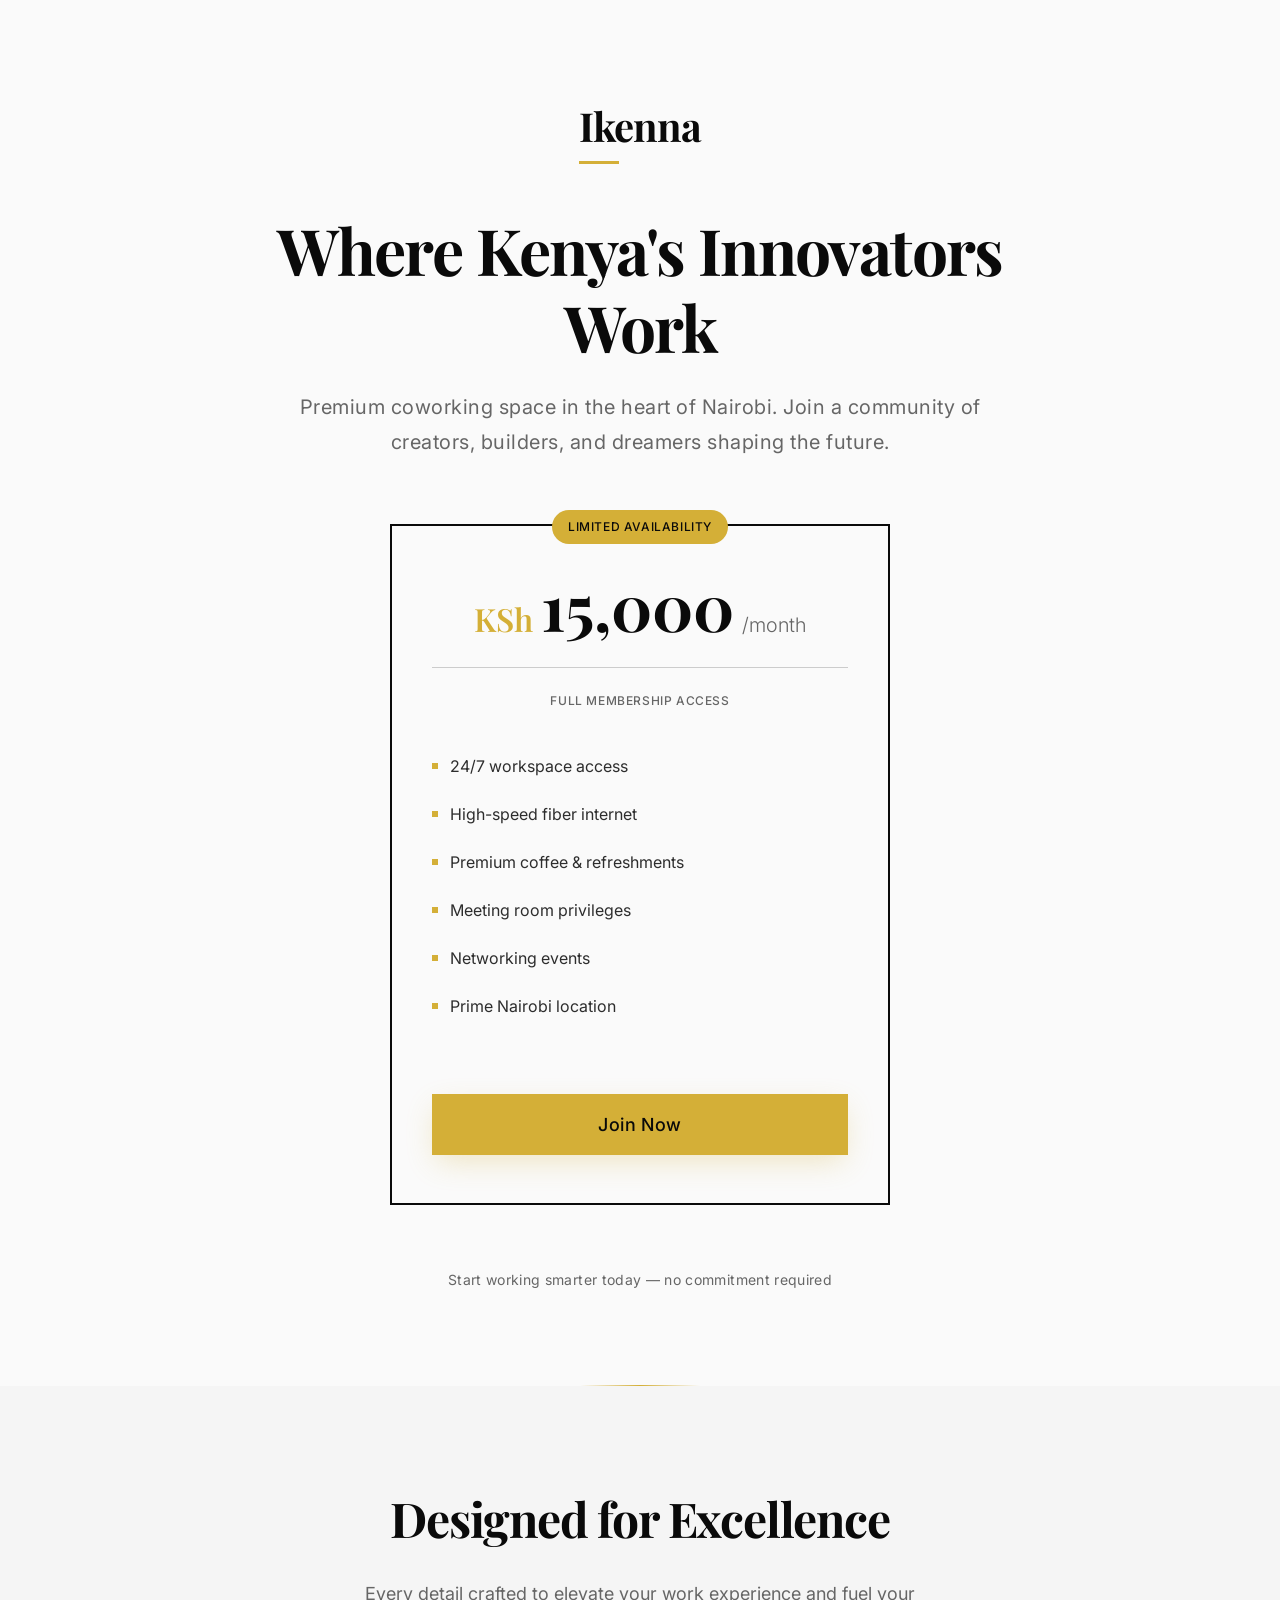
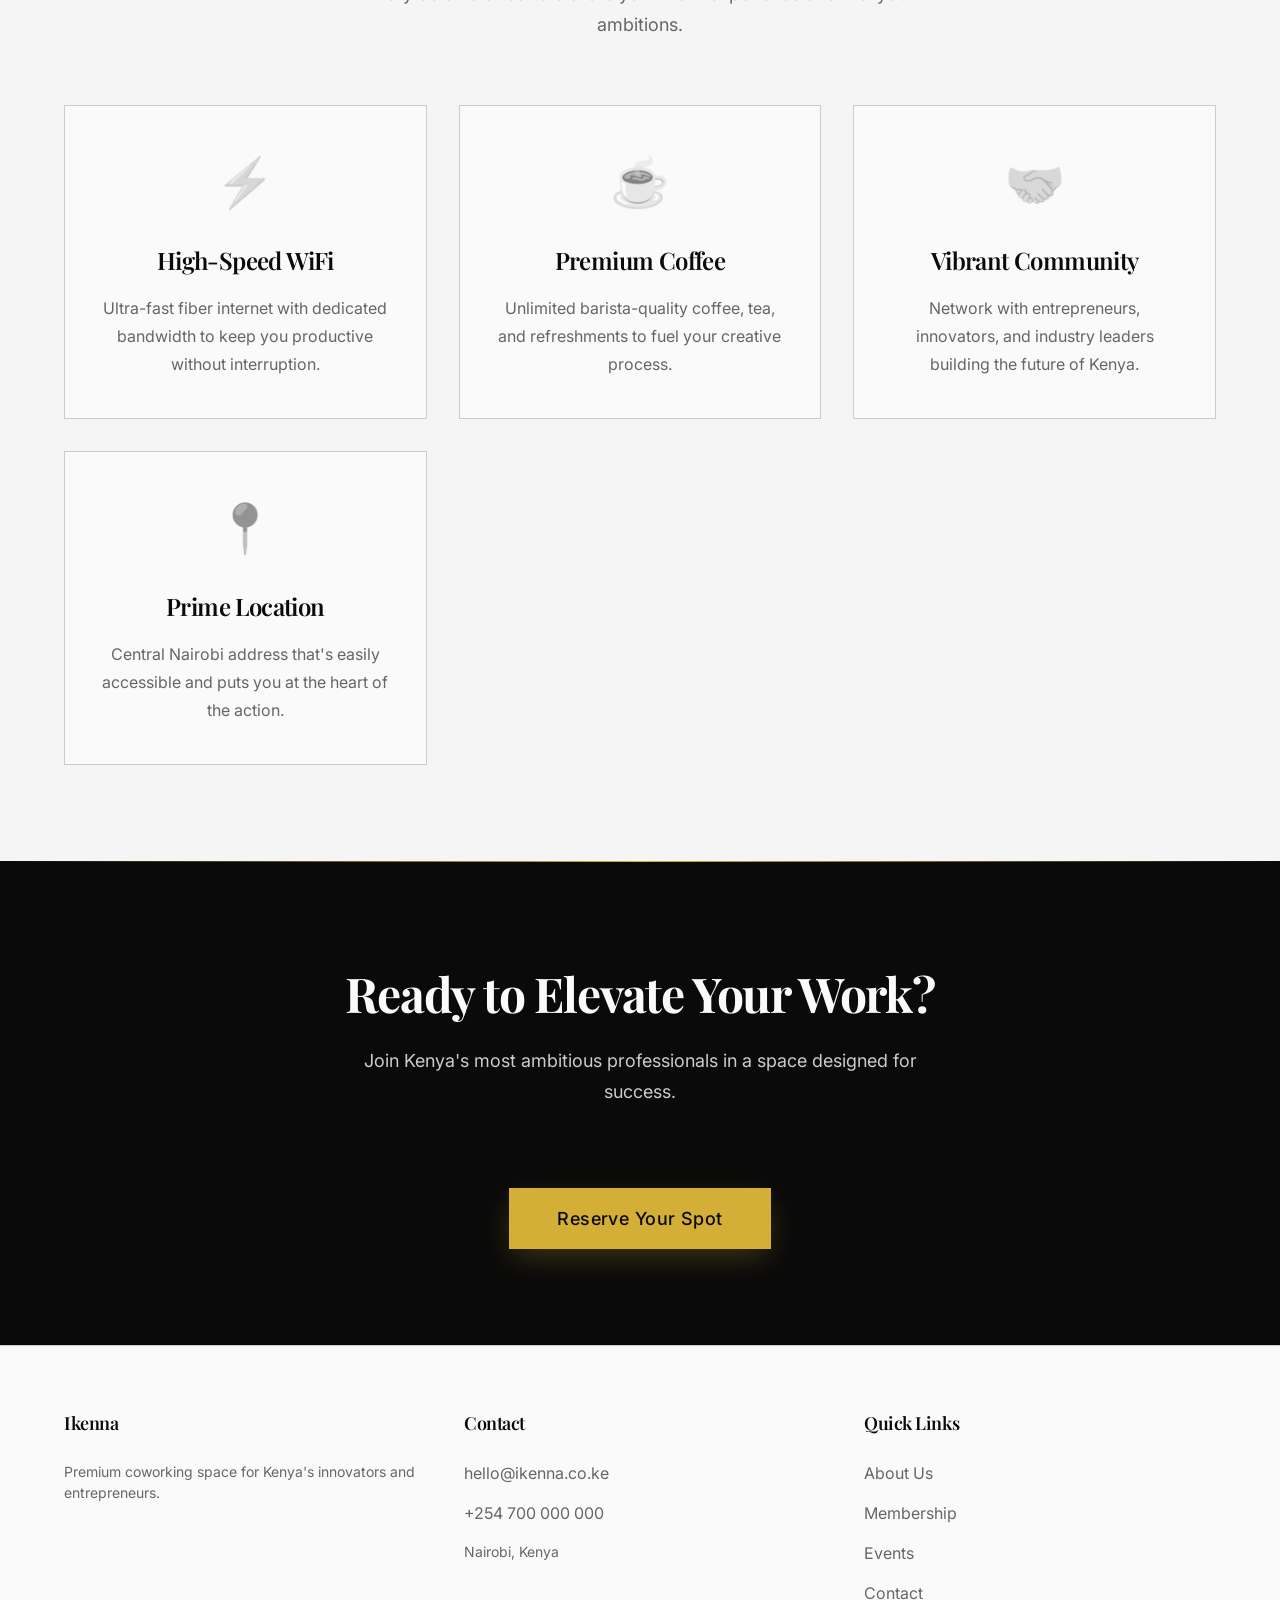
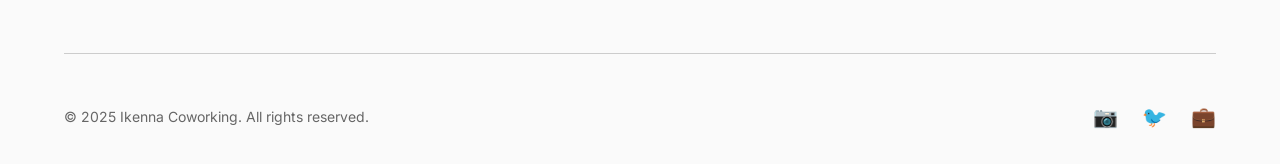
<file: index.html>
<!DOCTYPE html>
<html lang="en">
<head>
    <meta charset="UTF-8">
    <meta name="viewport" content="width=device-width, initial-scale=1.0">
    <title>Ikenna - Premium Coworking Space in Nairobi</title>

    <!-- Google Fonts -->
    <link rel="preconnect" href="https://fonts.googleapis.com">
    <link rel="preconnect" href="https://fonts.gstatic.com" crossorigin>
    <link href="https://fonts.googleapis.com/css2?family=Playfair+Display:wght@400;600;700;800&family=Inter:wght@300;400;500;600;700&display=swap" rel="stylesheet">

    <!-- Component Library Styles -->
    <link rel="stylesheet" href="styles/tokens.css">
    <link rel="stylesheet" href="styles/layout.css">
    <link rel="stylesheet" href="styles/atoms.css">
    <link rel="stylesheet" href="styles/molecules.css">
    <link rel="stylesheet" href="styles/organisms.css">
    <link rel="stylesheet" href="styles/animations.css">
</head>
<body>
    <!-- Hero Section -->
    <section class="hero">
        <div class="container-narrow">
            <div class="hero__logo">
                <h1 class="logo">Ikenna</h1>
            </div>

            <h2 class="hero__headline animate-fade-in-up">
                Where Kenya's Innovators Work
            </h2>

            <p class="hero__subheadline animate-fade-in-up delay-100">
                Premium coworking space in the heart of Nairobi. Join a community of creators, builders, and dreamers shaping the future.
            </p>

            <div class="hero__pricing animate-scale-in delay-200">
                <div class="pricing-card">
                    <div class="pricing-card__badge">
                        <span class="badge badge-gold">Limited Availability</span>
                    </div>

                    <div class="pricing-card__price">
                        <span class="pricing-card__currency">KSh</span>
                        <span class="pricing-card__amount">15,000</span>
                        <span class="pricing-card__period">/month</span>
                    </div>

                    <p class="label pricing-card__label">Full Membership Access</p>

                    <ul class="pricing-card__features">
                        <li class="pricing-card__feature">24/7 workspace access</li>
                        <li class="pricing-card__feature">High-speed fiber internet</li>
                        <li class="pricing-card__feature">Premium coffee & refreshments</li>
                        <li class="pricing-card__feature">Meeting room privileges</li>
                        <li class="pricing-card__feature">Networking events</li>
                        <li class="pricing-card__feature">Prime Nairobi location</li>
                    </ul>

                    <button class="btn btn-primary btn-large pricing-card__cta">
                        Join Now
                    </button>
                </div>
            </div>

            <p class="hero__cta-text animate-fade-in delay-300">
                Start working smarter today — no commitment required
            </p>
        </div>
    </section>

    <!-- Benefits Section -->
    <section class="benefits">
        <div class="container">
            <div class="benefits__header">
                <h2 class="benefits__title">Designed for Excellence</h2>
                <p class="benefits__subtitle">
                    Every detail crafted to elevate your work experience and fuel your ambitions.
                </p>
            </div>

            <div class="benefits__grid">
                <div class="benefit-card scroll-animate">
                    <span class="benefit-card__icon">⚡</span>
                    <h3 class="benefit-card__title">High-Speed WiFi</h3>
                    <p class="benefit-card__description">
                        Ultra-fast fiber internet with dedicated bandwidth to keep you productive without interruption.
                    </p>
                </div>

                <div class="benefit-card scroll-animate delay-100">
                    <span class="benefit-card__icon">☕</span>
                    <h3 class="benefit-card__title">Premium Coffee</h3>
                    <p class="benefit-card__description">
                        Unlimited barista-quality coffee, tea, and refreshments to fuel your creative process.
                    </p>
                </div>

                <div class="benefit-card scroll-animate delay-200">
                    <span class="benefit-card__icon">🤝</span>
                    <h3 class="benefit-card__title">Vibrant Community</h3>
                    <p class="benefit-card__description">
                        Network with entrepreneurs, innovators, and industry leaders building the future of Kenya.
                    </p>
                </div>

                <div class="benefit-card scroll-animate delay-300">
                    <span class="benefit-card__icon">📍</span>
                    <h3 class="benefit-card__title">Prime Location</h3>
                    <p class="benefit-card__description">
                        Central Nairobi address that's easily accessible and puts you at the heart of the action.
                    </p>
                </div>
            </div>
        </div>
    </section>

    <!-- CTA Section -->
    <section class="cta-section">
        <div class="container-narrow">
            <h3 class="cta-section__title">Ready to Elevate Your Work?</h3>
            <p class="cta-section__subtitle">
                Join Kenya's most ambitious professionals in a space designed for success.
            </p>
            <button class="btn btn-primary btn-large cta-section__button">
                Reserve Your Spot
            </button>
        </div>
    </section>

    <!-- Footer -->
    <footer class="footer">
        <div class="container">
            <div class="footer__top">
                <div class="footer__column">
                    <h4 class="footer__column-title">Ikenna</h4>
                    <p class="body-small">
                        Premium coworking space for Kenya's innovators and entrepreneurs.
                    </p>
                </div>

                <div class="footer__column">
                    <h4 class="footer__column-title">Contact</h4>
                    <a href="mailto:hello@ikenna.co.ke" class="footer__link">hello@ikenna.co.ke</a>
                    <a href="tel:+254700000000" class="footer__link">+254 700 000 000</a>
                    <p class="body-small">Nairobi, Kenya</p>
                </div>

                <div class="footer__column">
                    <h4 class="footer__column-title">Quick Links</h4>
                    <a href="#" class="footer__link">About Us</a>
                    <a href="#" class="footer__link">Membership</a>
                    <a href="#" class="footer__link">Events</a>
                    <a href="#" class="footer__link">Contact</a>
                </div>
            </div>

            <div class="footer__bottom">
                <p class="footer__copyright">
                    &copy; 2025 Ikenna Coworking. All rights reserved.
                </p>
                <div class="footer__social social-links">
                    <a href="#" class="social-link" aria-label="Instagram">📷</a>
                    <a href="#" class="social-link" aria-label="Twitter">🐦</a>
                    <a href="#" class="social-link" aria-label="LinkedIn">💼</a>
                </div>
            </div>
        </div>
    </footer>

    <script src="script.js"></script>
</body>
</html>
</file>
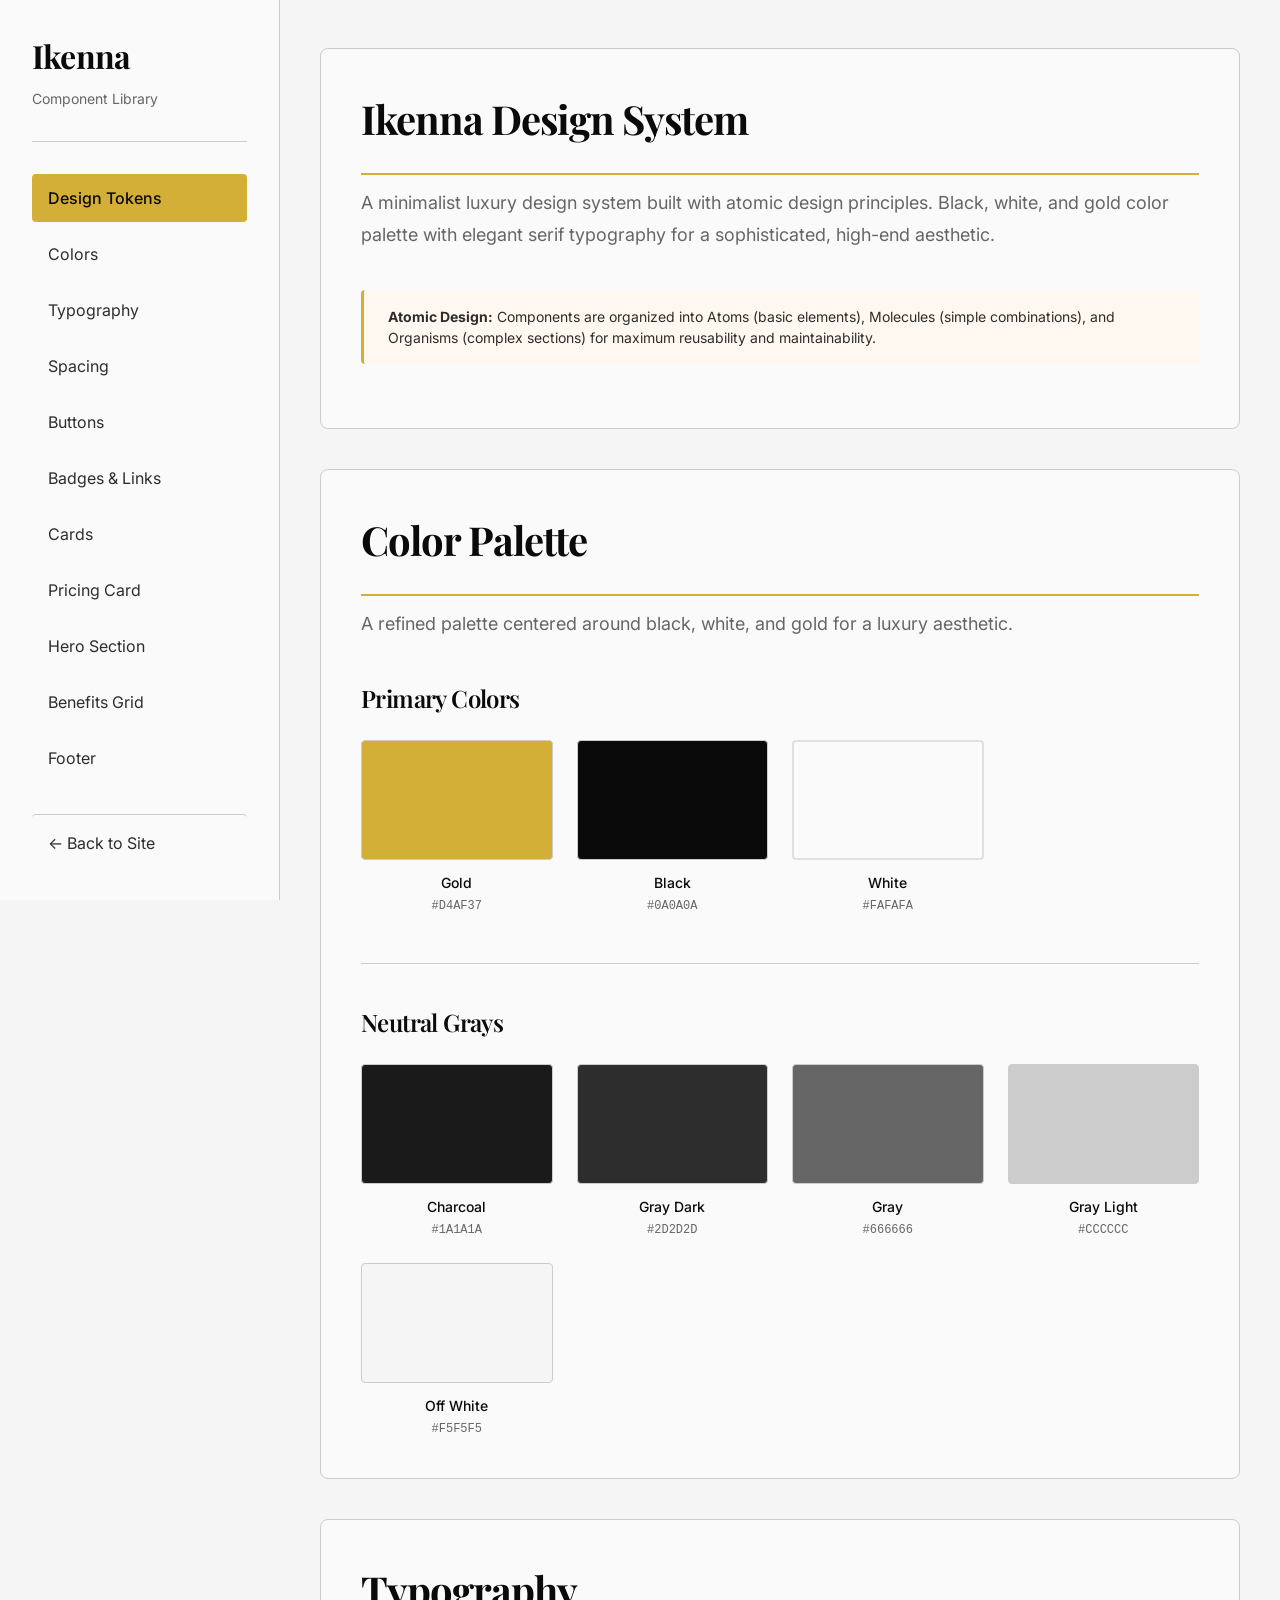
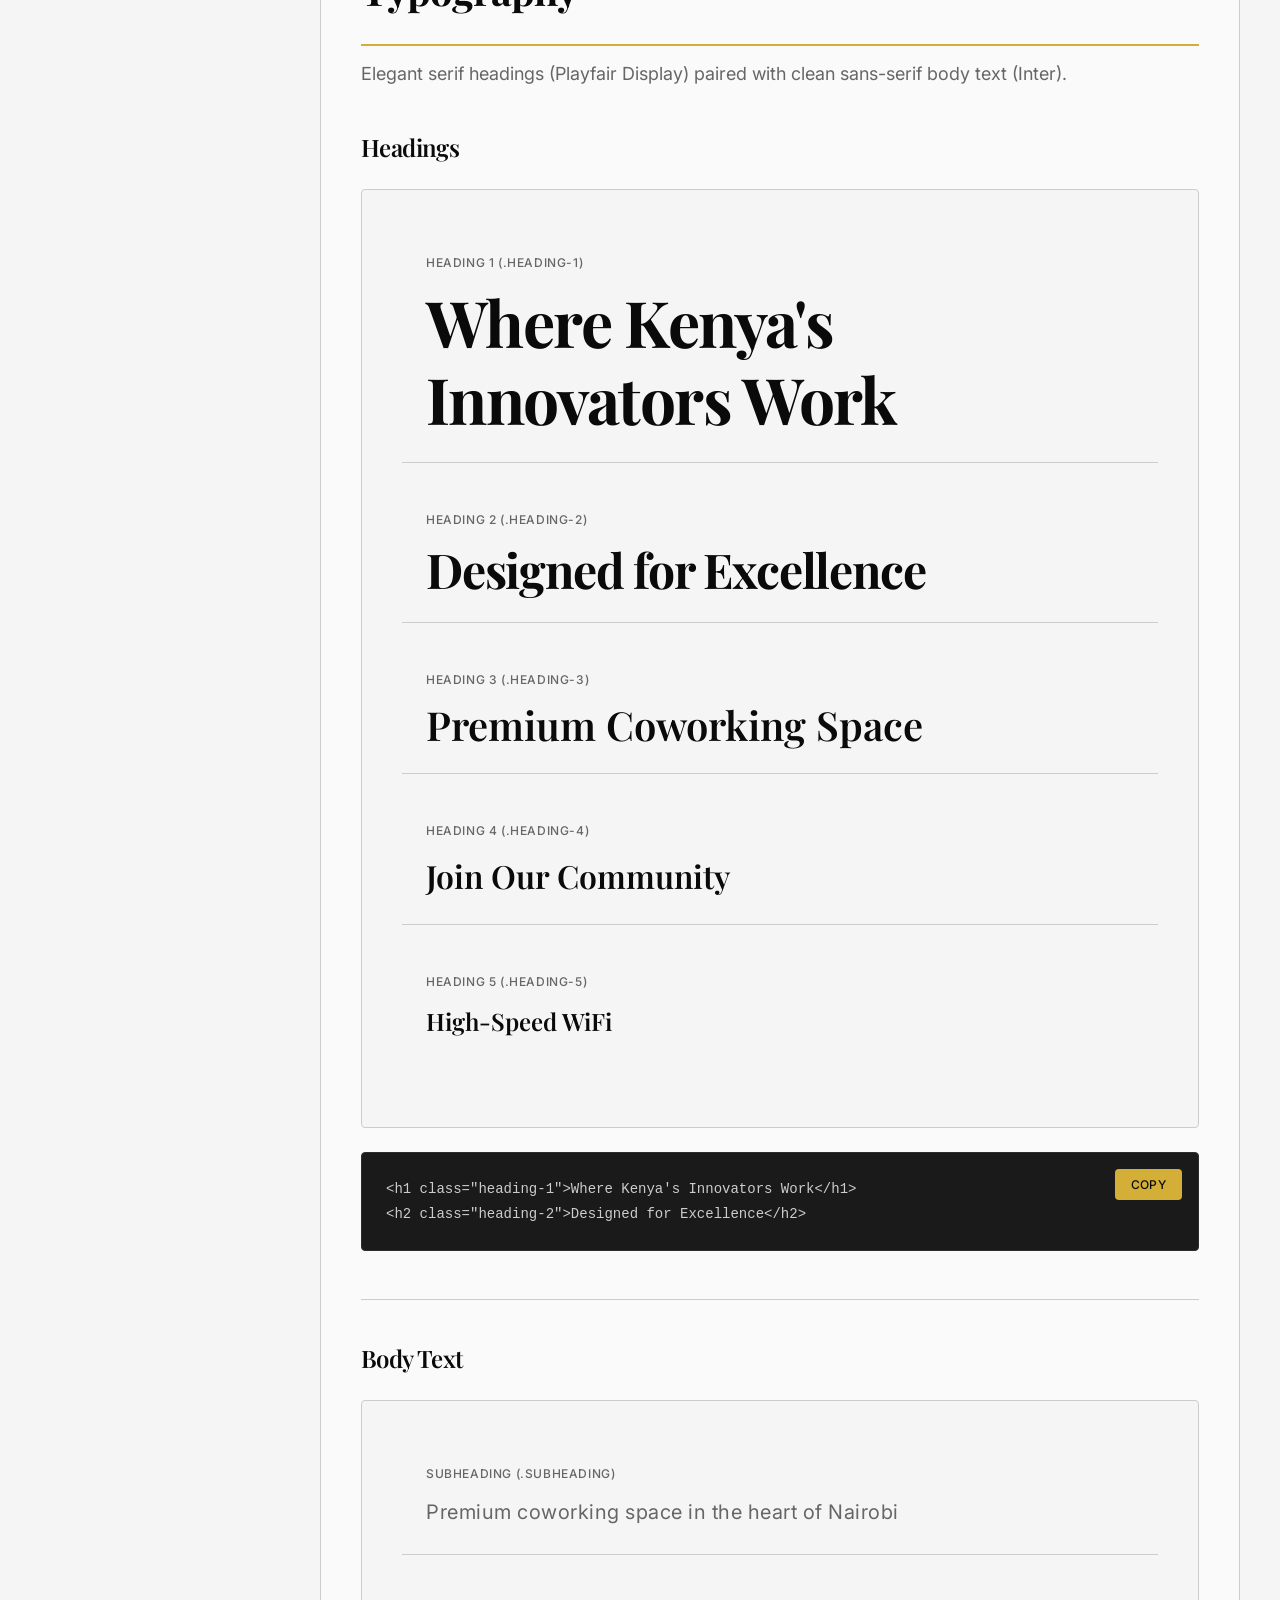
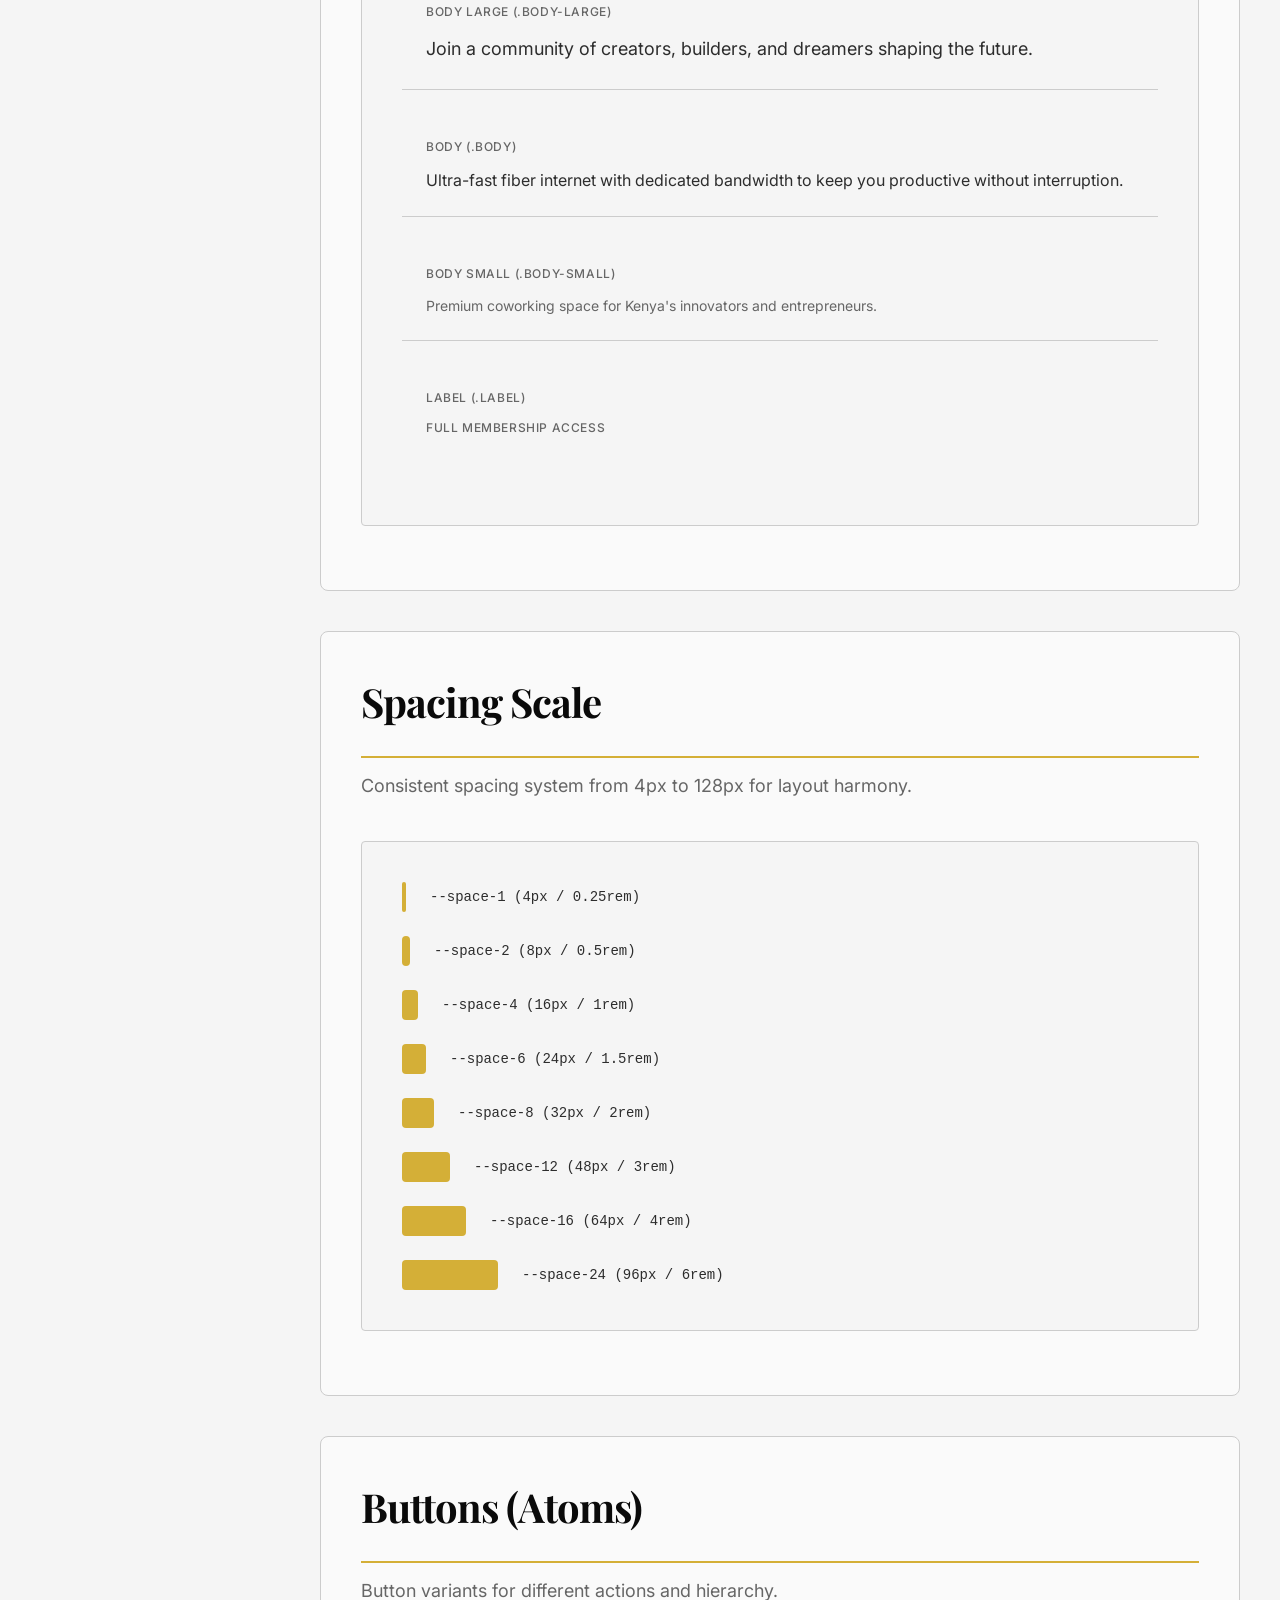
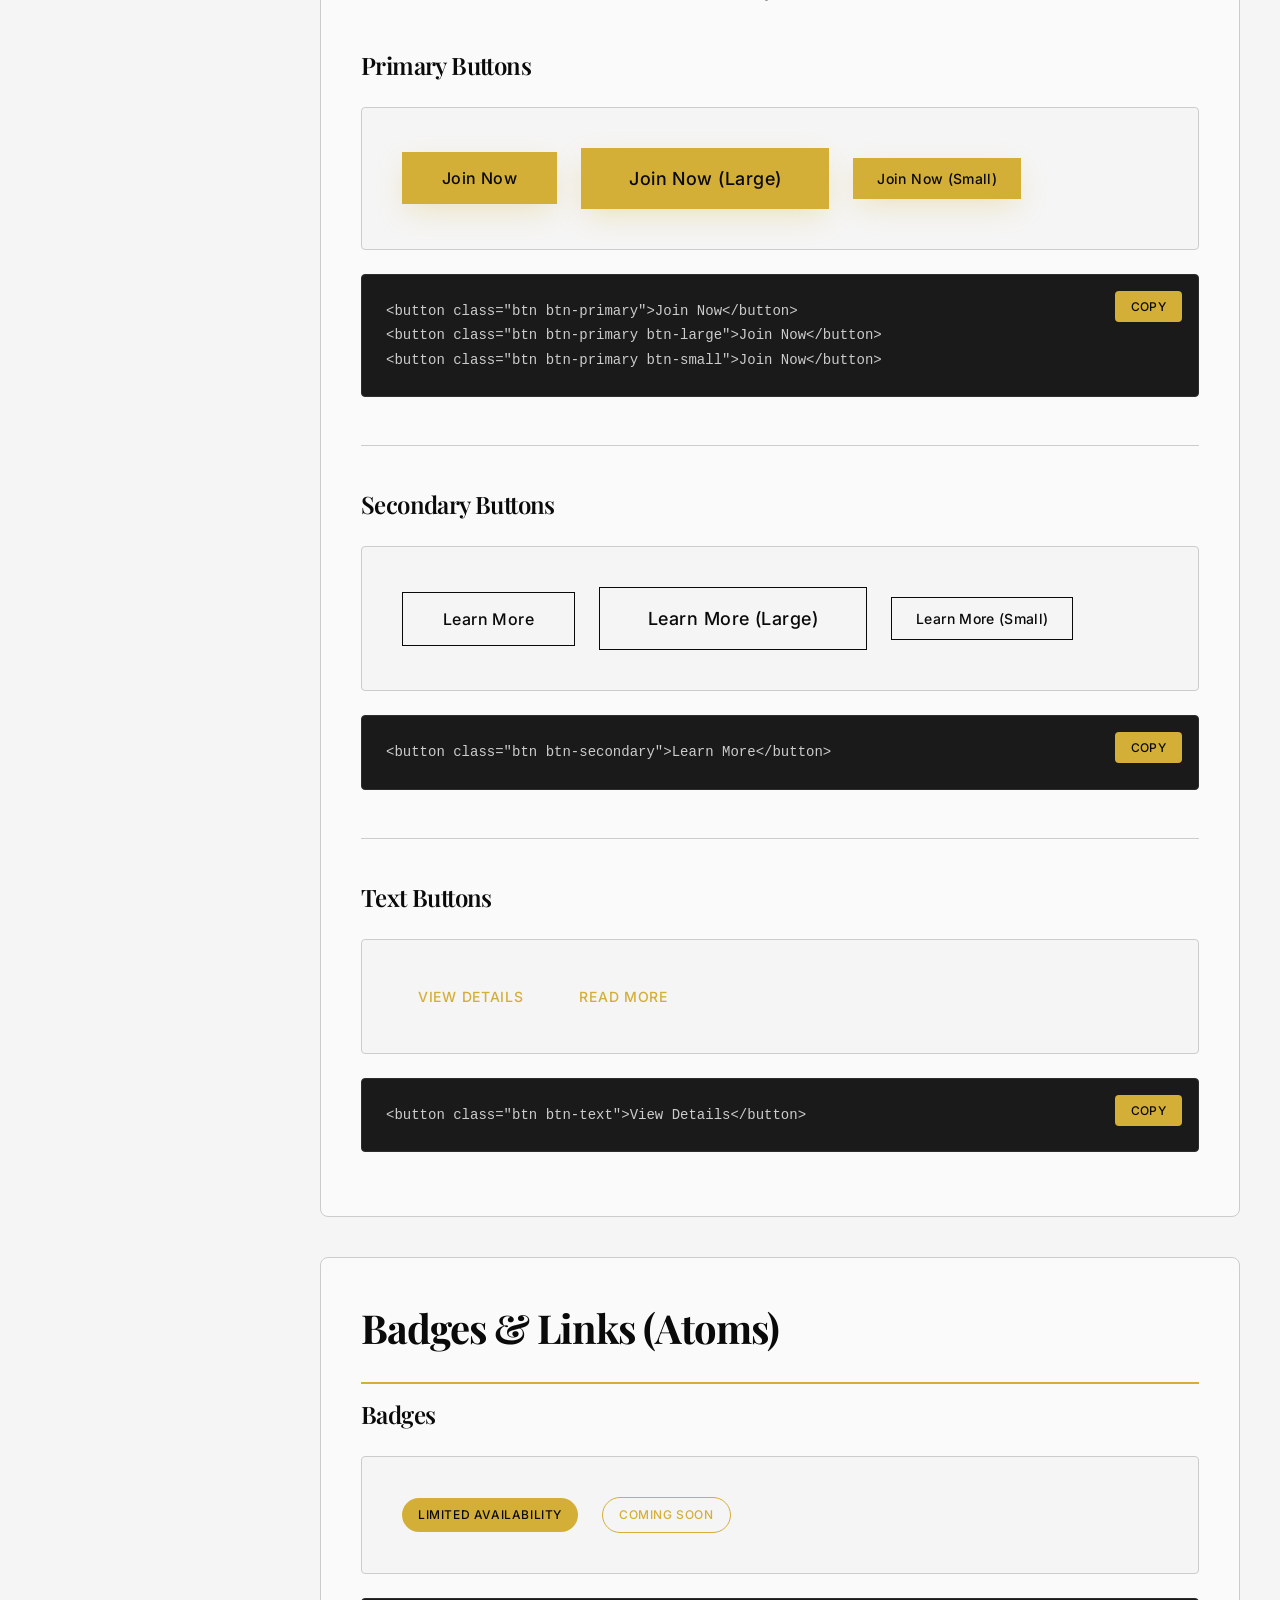
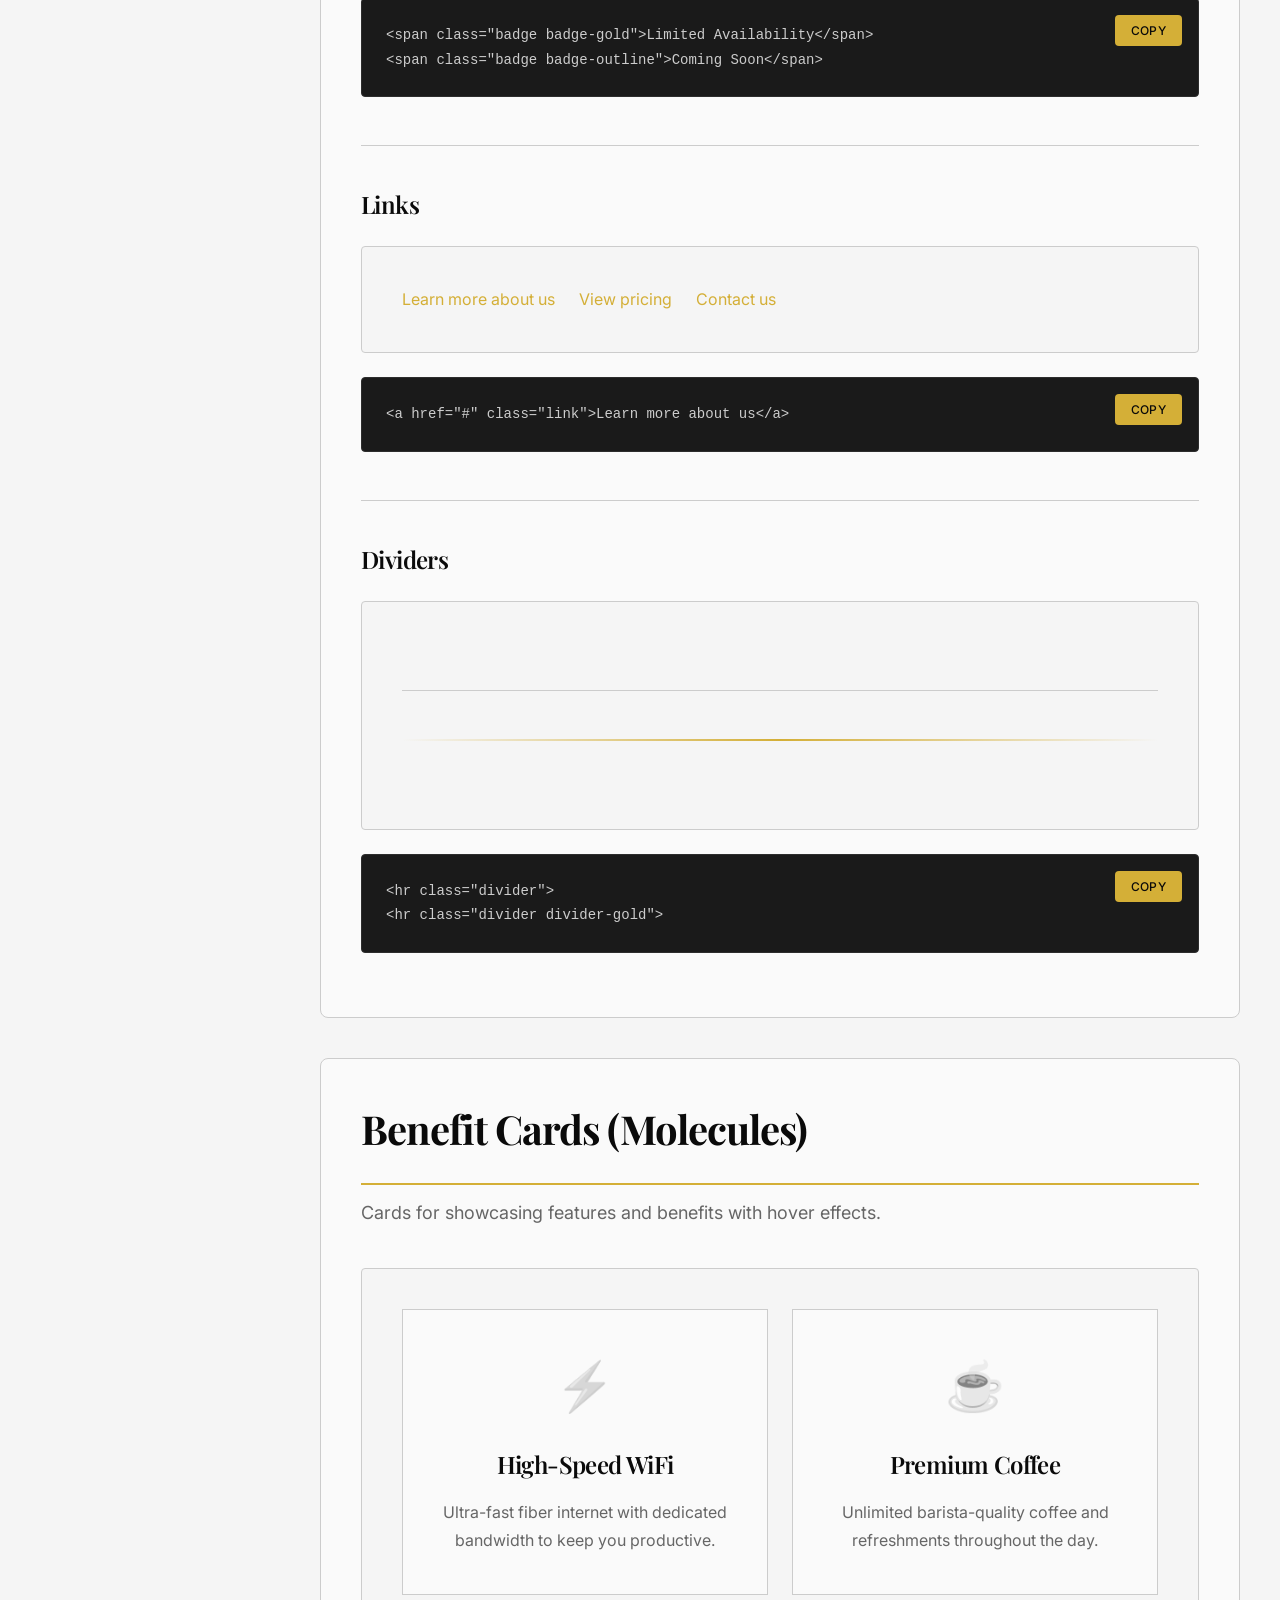
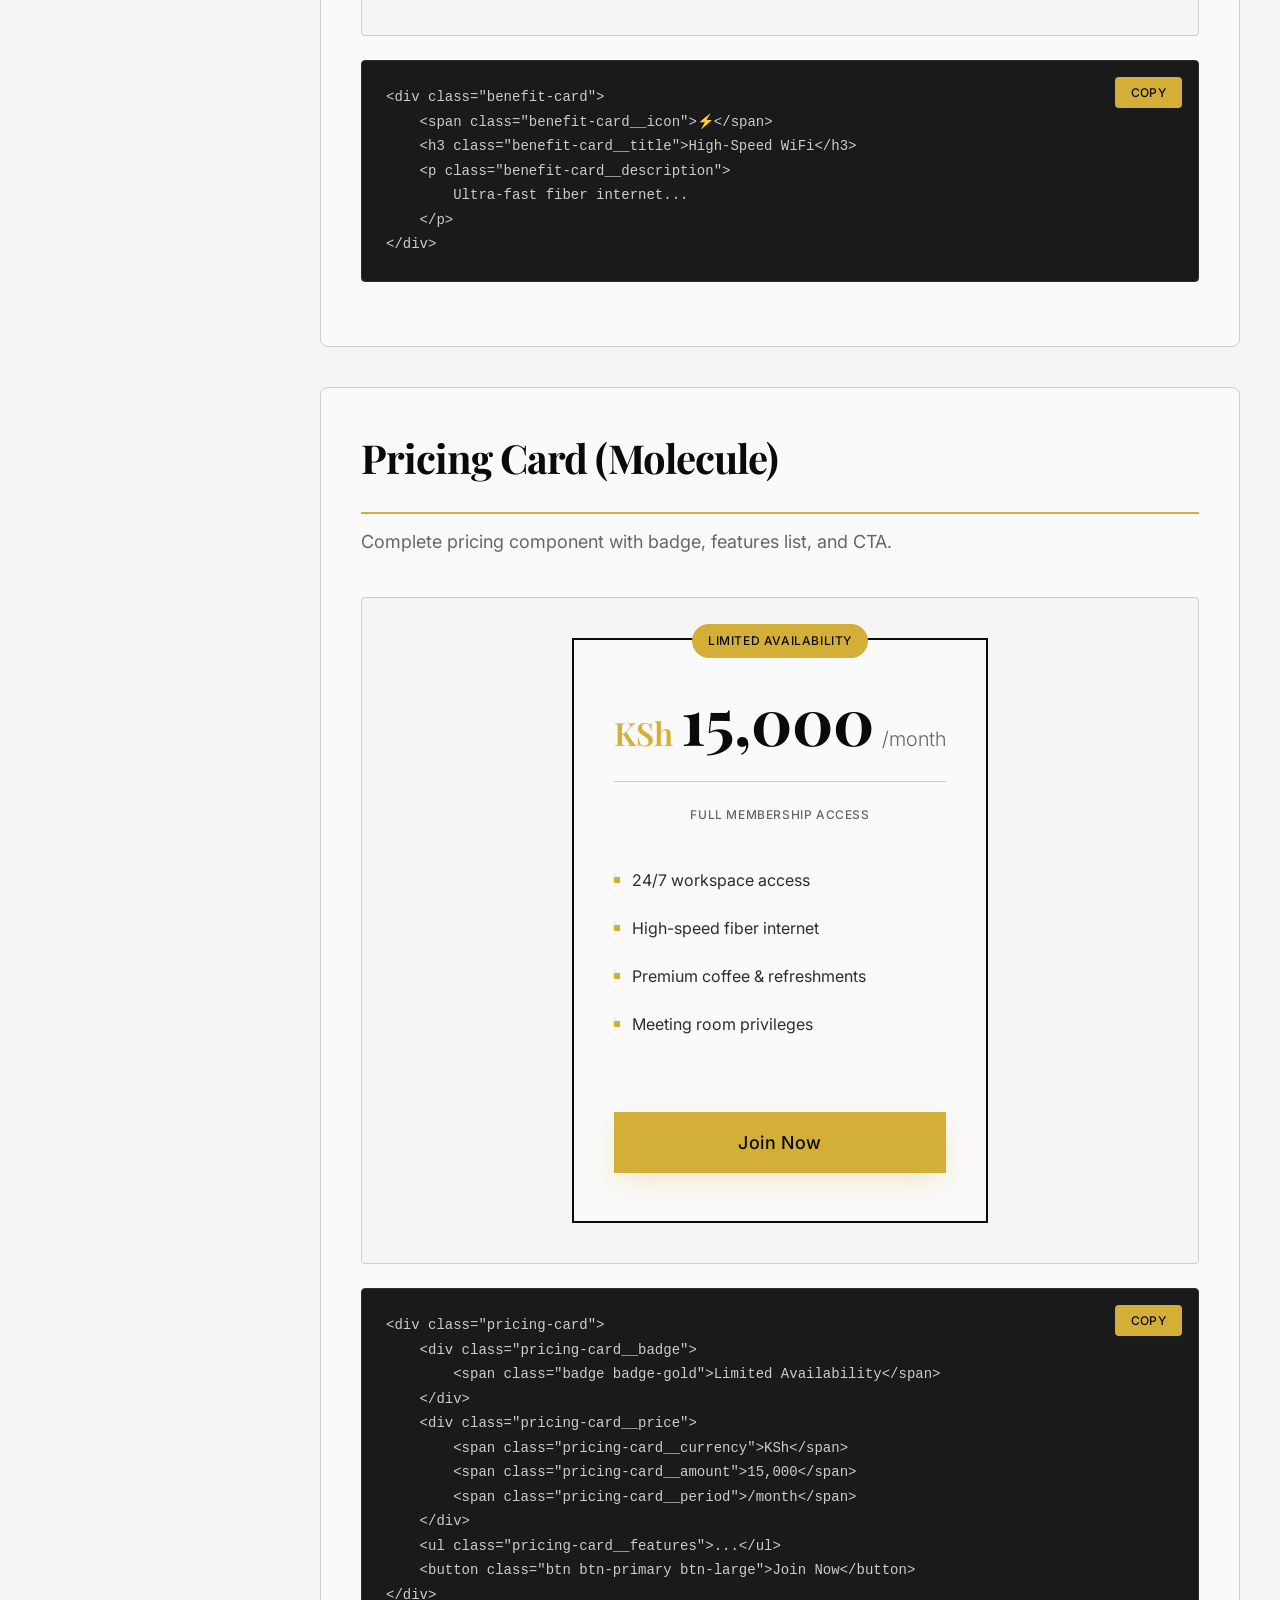
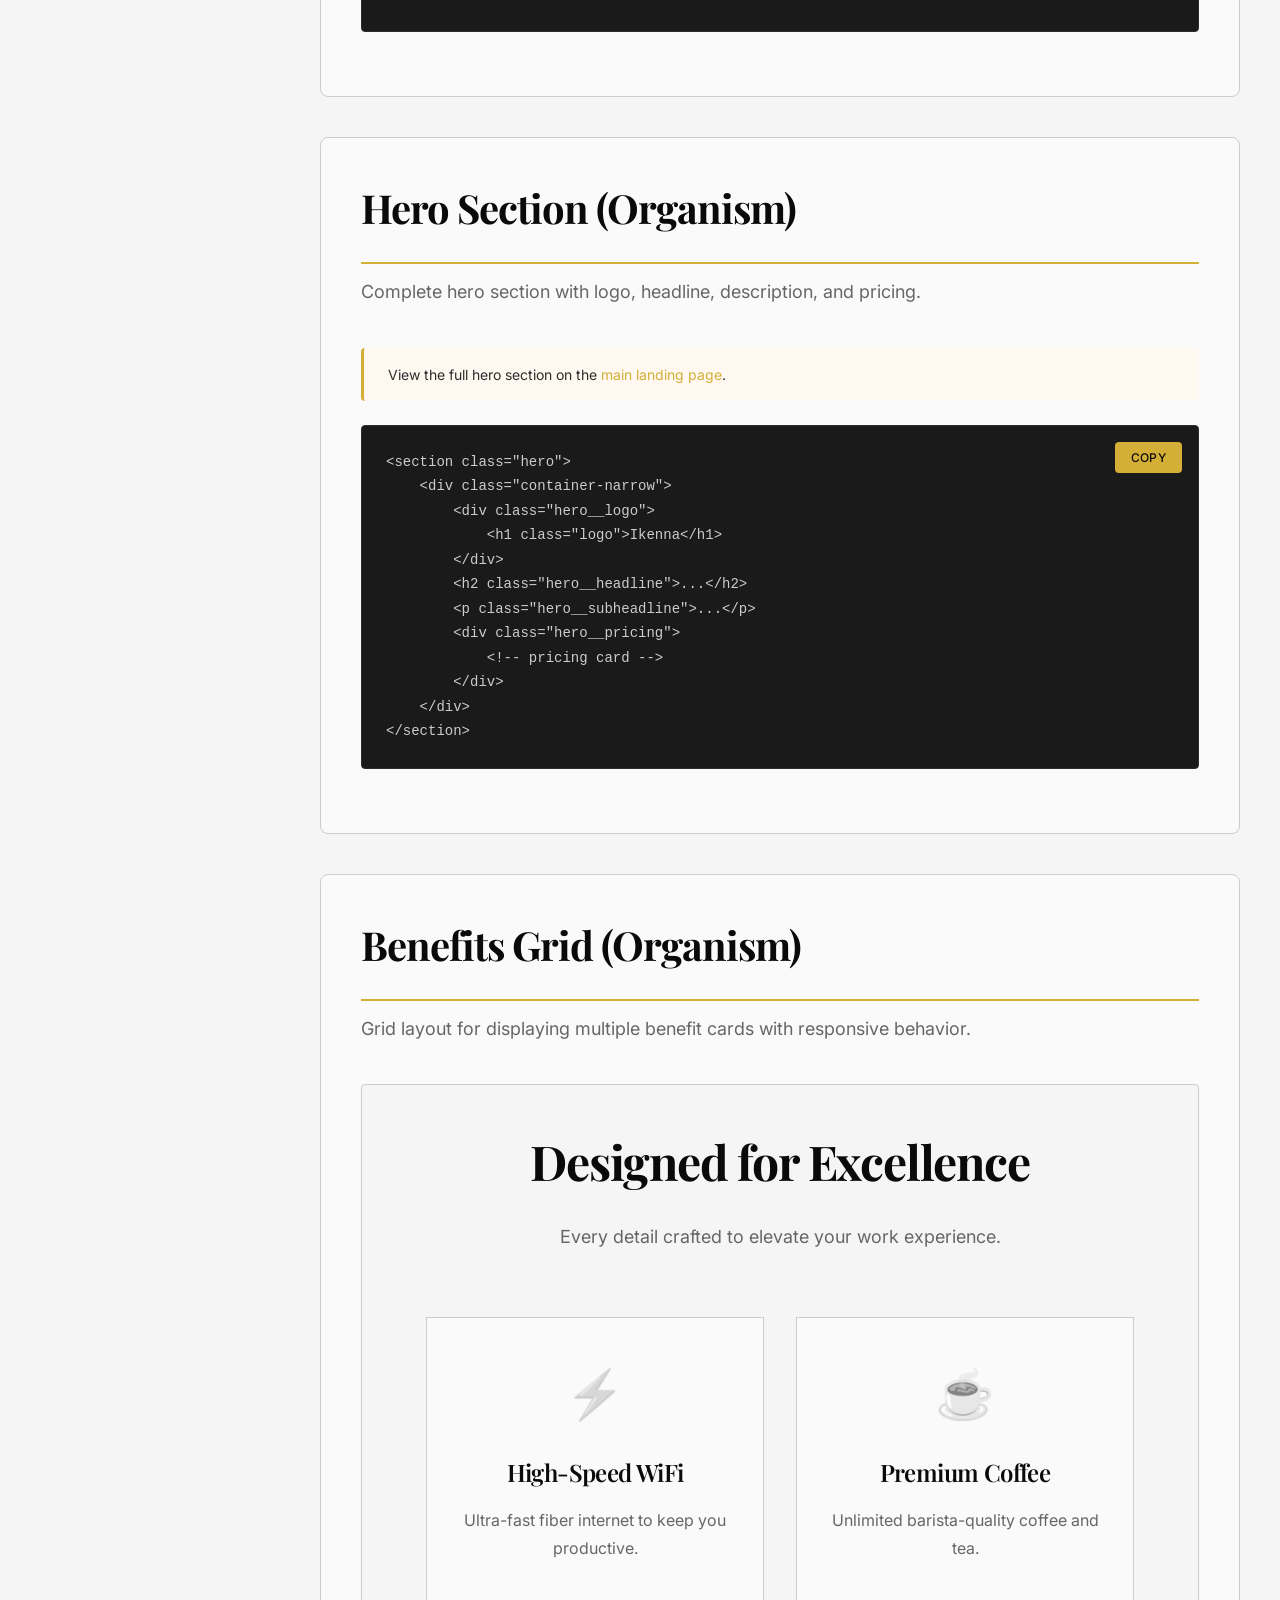
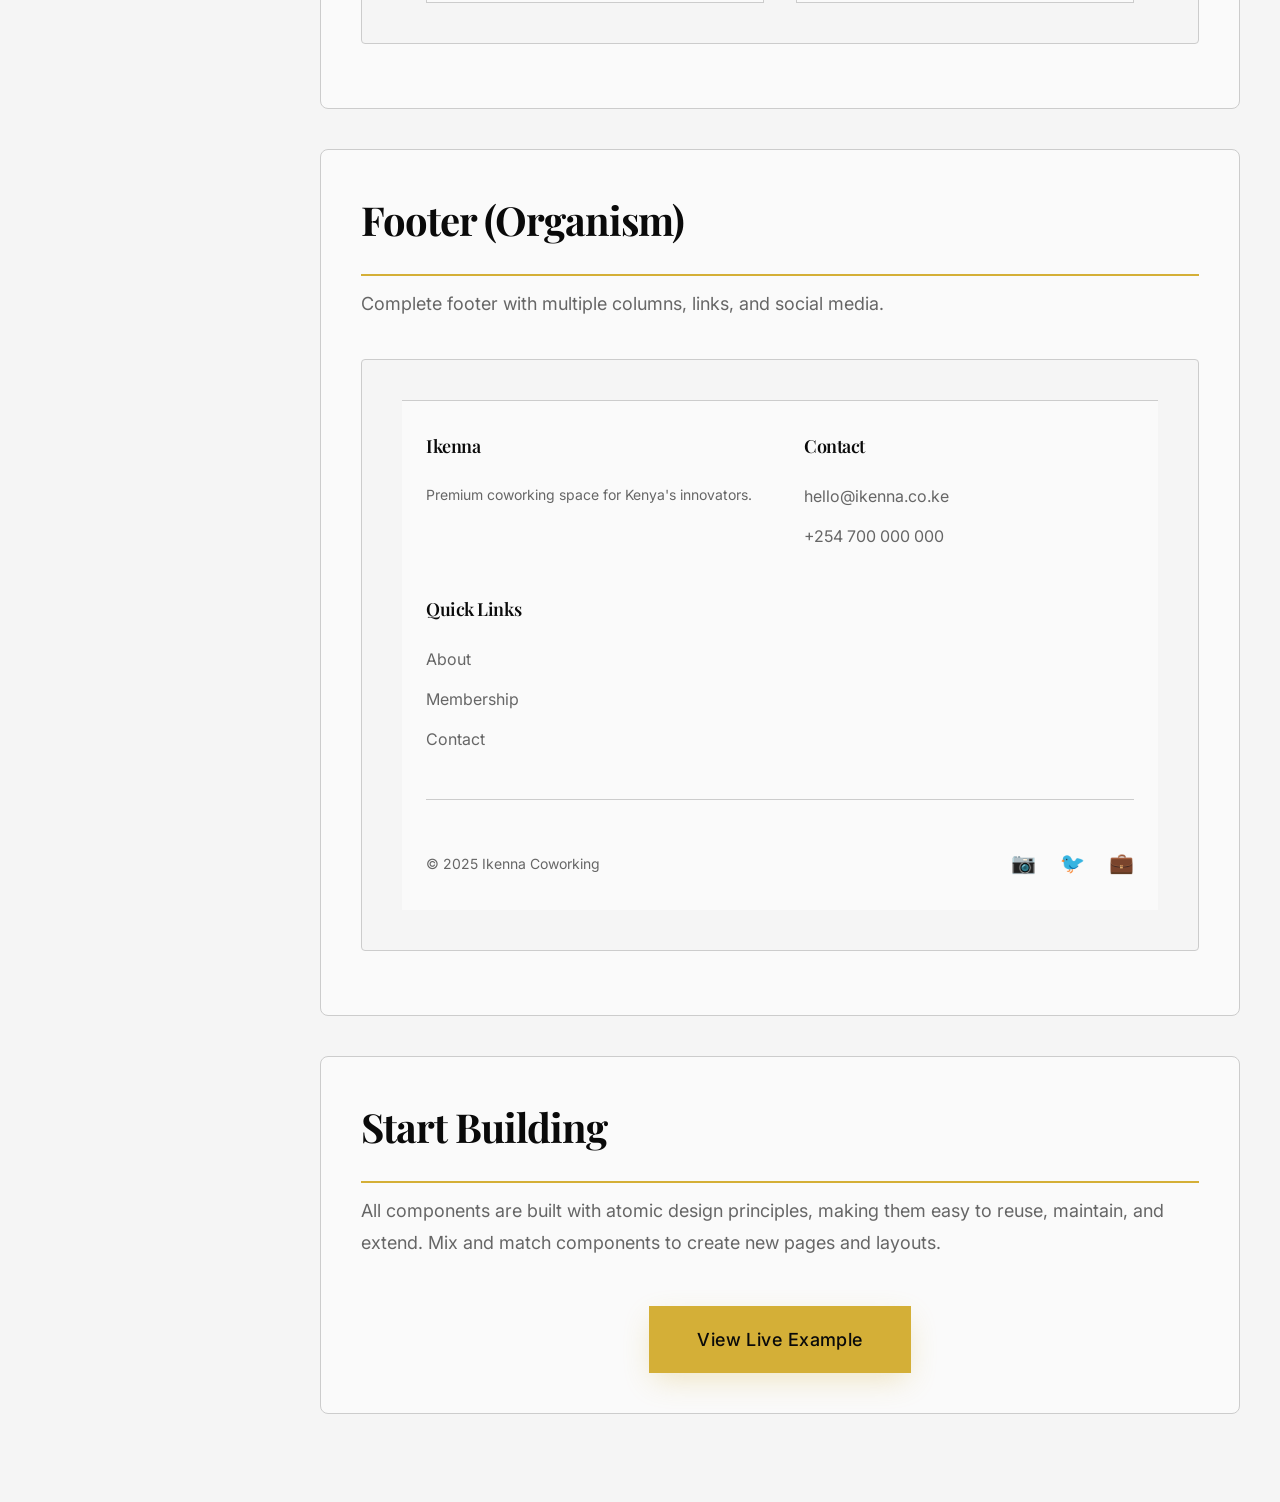
<file: components.html>
<!DOCTYPE html>
<html lang="en">
<head>
    <meta charset="UTF-8">
    <meta name="viewport" content="width=device-width, initial-scale=1.0">
    <title>Component Library - Ikenna Design System</title>

    <!-- Google Fonts -->
    <link rel="preconnect" href="https://fonts.googleapis.com">
    <link rel="preconnect" href="https://fonts.gstatic.com" crossorigin>
    <link href="https://fonts.googleapis.com/css2?family=Playfair+Display:wght@400;600;700;800&family=Inter:wght@300;400;500;600;700&display=swap" rel="stylesheet">

    <!-- Component Library Styles -->
    <link rel="stylesheet" href="styles/tokens.css">
    <link rel="stylesheet" href="styles/layout.css">
    <link rel="stylesheet" href="styles/atoms.css">
    <link rel="stylesheet" href="styles/molecules.css">
    <link rel="stylesheet" href="styles/organisms.css">
    <link rel="stylesheet" href="styles/animations.css">
    <link rel="stylesheet" href="styles/showcase.css">
</head>
<body class="showcase">
    <!-- Sidebar Navigation -->
    <aside class="showcase__sidebar">
        <h1 class="showcase__sidebar-title">Ikenna</h1>
        <p class="showcase__sidebar-subtitle">Component Library</p>

        <nav>
            <ul class="showcase__nav">
                <li class="showcase__nav-item">
                    <a href="#tokens" class="showcase__nav-link">Design Tokens</a>
                </li>
                <li class="showcase__nav-item">
                    <a href="#colors" class="showcase__nav-link">Colors</a>
                </li>
                <li class="showcase__nav-item">
                    <a href="#typography" class="showcase__nav-link">Typography</a>
                </li>
                <li class="showcase__nav-item">
                    <a href="#spacing" class="showcase__nav-link">Spacing</a>
                </li>
                <li class="showcase__nav-item">
                    <a href="#buttons" class="showcase__nav-link">Buttons</a>
                </li>
                <li class="showcase__nav-item">
                    <a href="#badges" class="showcase__nav-link">Badges & Links</a>
                </li>
                <li class="showcase__nav-item">
                    <a href="#cards" class="showcase__nav-link">Cards</a>
                </li>
                <li class="showcase__nav-item">
                    <a href="#pricing" class="showcase__nav-link">Pricing Card</a>
                </li>
                <li class="showcase__nav-item">
                    <a href="#hero" class="showcase__nav-link">Hero Section</a>
                </li>
                <li class="showcase__nav-item">
                    <a href="#benefits" class="showcase__nav-link">Benefits Grid</a>
                </li>
                <li class="showcase__nav-item">
                    <a href="#footer" class="showcase__nav-link">Footer</a>
                </li>
                <li class="showcase__nav-item">
                    <a href="index.html" class="showcase__nav-link" style="margin-top: 2rem; border-top: 1px solid var(--color-gray-light); padding-top: 1rem;">← Back to Site</a>
                </li>
            </ul>
        </nav>
    </aside>

    <!-- Main Content -->
    <main class="showcase__main">
        <!-- Introduction -->
        <section class="showcase__section" id="tokens">
            <h2 class="showcase__section-title">Ikenna Design System</h2>
            <p class="showcase__section-description">
                A minimalist luxury design system built with atomic design principles. Black, white, and gold color palette with elegant serif typography for a sophisticated, high-end aesthetic.
            </p>
            <div class="showcase__note">
                <strong>Atomic Design:</strong> Components are organized into Atoms (basic elements), Molecules (simple combinations), and Organisms (complex sections) for maximum reusability and maintainability.
            </div>
        </section>

        <!-- Colors -->
        <section class="showcase__section" id="colors">
            <h2 class="showcase__section-title">Color Palette</h2>
            <p class="showcase__section-description">
                A refined palette centered around black, white, and gold for a luxury aesthetic.
            </p>

            <div class="showcase__group">
                <h3 class="showcase__group-title">Primary Colors</h3>
                <div class="showcase__color-grid">
                    <div class="showcase__color-swatch">
                        <div class="showcase__color-box" style="background-color: #D4AF37;"></div>
                        <div class="showcase__color-name">Gold</div>
                        <div class="showcase__color-value">#D4AF37</div>
                    </div>
                    <div class="showcase__color-swatch">
                        <div class="showcase__color-box" style="background-color: #0A0A0A;"></div>
                        <div class="showcase__color-name">Black</div>
                        <div class="showcase__color-value">#0A0A0A</div>
                    </div>
                    <div class="showcase__color-swatch">
                        <div class="showcase__color-box" style="background-color: #FAFAFA; border: 2px solid #E0E0E0;"></div>
                        <div class="showcase__color-name">White</div>
                        <div class="showcase__color-value">#FAFAFA</div>
                    </div>
                </div>
            </div>

            <div class="showcase__divider"></div>

            <div class="showcase__group">
                <h3 class="showcase__group-title">Neutral Grays</h3>
                <div class="showcase__color-grid">
                    <div class="showcase__color-swatch">
                        <div class="showcase__color-box" style="background-color: #1A1A1A;"></div>
                        <div class="showcase__color-name">Charcoal</div>
                        <div class="showcase__color-value">#1A1A1A</div>
                    </div>
                    <div class="showcase__color-swatch">
                        <div class="showcase__color-box" style="background-color: #2D2D2D;"></div>
                        <div class="showcase__color-name">Gray Dark</div>
                        <div class="showcase__color-value">#2D2D2D</div>
                    </div>
                    <div class="showcase__color-swatch">
                        <div class="showcase__color-box" style="background-color: #666666;"></div>
                        <div class="showcase__color-name">Gray</div>
                        <div class="showcase__color-value">#666666</div>
                    </div>
                    <div class="showcase__color-swatch">
                        <div class="showcase__color-box" style="background-color: #CCCCCC;"></div>
                        <div class="showcase__color-name">Gray Light</div>
                        <div class="showcase__color-value">#CCCCCC</div>
                    </div>
                    <div class="showcase__color-swatch">
                        <div class="showcase__color-box" style="background-color: #F5F5F5;"></div>
                        <div class="showcase__color-name">Off White</div>
                        <div class="showcase__color-value">#F5F5F5</div>
                    </div>
                </div>
            </div>
        </section>

        <!-- Typography -->
        <section class="showcase__section" id="typography">
            <h2 class="showcase__section-title">Typography</h2>
            <p class="showcase__section-description">
                Elegant serif headings (Playfair Display) paired with clean sans-serif body text (Inter).
            </p>

            <div class="showcase__group">
                <h3 class="showcase__group-title">Headings</h3>
                <div class="showcase__demo">
                    <div class="showcase__type-sample">
                        <div class="showcase__type-label">Heading 1 (.heading-1)</div>
                        <h1 class="heading-1">Where Kenya's Innovators Work</h1>
                    </div>
                    <div class="showcase__type-sample">
                        <div class="showcase__type-label">Heading 2 (.heading-2)</div>
                        <h2 class="heading-2">Designed for Excellence</h2>
                    </div>
                    <div class="showcase__type-sample">
                        <div class="showcase__type-label">Heading 3 (.heading-3)</div>
                        <h3 class="heading-3">Premium Coworking Space</h3>
                    </div>
                    <div class="showcase__type-sample">
                        <div class="showcase__type-label">Heading 4 (.heading-4)</div>
                        <h4 class="heading-4">Join Our Community</h4>
                    </div>
                    <div class="showcase__type-sample">
                        <div class="showcase__type-label">Heading 5 (.heading-5)</div>
                        <h5 class="heading-5">High-Speed WiFi</h5>
                    </div>
                </div>

                <div class="showcase__code">
                    <button class="showcase__code-copy" onclick="copyCode(this)">Copy</button>
                    <pre>&lt;h1 class="heading-1"&gt;Where Kenya's Innovators Work&lt;/h1&gt;
&lt;h2 class="heading-2"&gt;Designed for Excellence&lt;/h2&gt;</pre>
                </div>
            </div>

            <div class="showcase__divider"></div>

            <div class="showcase__group">
                <h3 class="showcase__group-title">Body Text</h3>
                <div class="showcase__demo">
                    <div class="showcase__type-sample">
                        <div class="showcase__type-label">Subheading (.subheading)</div>
                        <p class="subheading">Premium coworking space in the heart of Nairobi</p>
                    </div>
                    <div class="showcase__type-sample">
                        <div class="showcase__type-label">Body Large (.body-large)</div>
                        <p class="body-large">Join a community of creators, builders, and dreamers shaping the future.</p>
                    </div>
                    <div class="showcase__type-sample">
                        <div class="showcase__type-label">Body (.body)</div>
                        <p class="body">Ultra-fast fiber internet with dedicated bandwidth to keep you productive without interruption.</p>
                    </div>
                    <div class="showcase__type-sample">
                        <div class="showcase__type-label">Body Small (.body-small)</div>
                        <p class="body-small">Premium coworking space for Kenya's innovators and entrepreneurs.</p>
                    </div>
                    <div class="showcase__type-sample">
                        <div class="showcase__type-label">Label (.label)</div>
                        <p class="label">Full Membership Access</p>
                    </div>
                </div>
            </div>
        </section>

        <!-- Spacing -->
        <section class="showcase__section" id="spacing">
            <h2 class="showcase__section-title">Spacing Scale</h2>
            <p class="showcase__section-description">
                Consistent spacing system from 4px to 128px for layout harmony.
            </p>

            <div class="showcase__demo">
                <div class="showcase__spacing-grid">
                    <div class="showcase__spacing-item">
                        <div class="showcase__spacing-box" style="width: 4px; height: 30px;"></div>
                        <div class="showcase__spacing-label">--space-1 (4px / 0.25rem)</div>
                    </div>
                    <div class="showcase__spacing-item">
                        <div class="showcase__spacing-box" style="width: 8px; height: 30px;"></div>
                        <div class="showcase__spacing-label">--space-2 (8px / 0.5rem)</div>
                    </div>
                    <div class="showcase__spacing-item">
                        <div class="showcase__spacing-box" style="width: 16px; height: 30px;"></div>
                        <div class="showcase__spacing-label">--space-4 (16px / 1rem)</div>
                    </div>
                    <div class="showcase__spacing-item">
                        <div class="showcase__spacing-box" style="width: 24px; height: 30px;"></div>
                        <div class="showcase__spacing-label">--space-6 (24px / 1.5rem)</div>
                    </div>
                    <div class="showcase__spacing-item">
                        <div class="showcase__spacing-box" style="width: 32px; height: 30px;"></div>
                        <div class="showcase__spacing-label">--space-8 (32px / 2rem)</div>
                    </div>
                    <div class="showcase__spacing-item">
                        <div class="showcase__spacing-box" style="width: 48px; height: 30px;"></div>
                        <div class="showcase__spacing-label">--space-12 (48px / 3rem)</div>
                    </div>
                    <div class="showcase__spacing-item">
                        <div class="showcase__spacing-box" style="width: 64px; height: 30px;"></div>
                        <div class="showcase__spacing-label">--space-16 (64px / 4rem)</div>
                    </div>
                    <div class="showcase__spacing-item">
                        <div class="showcase__spacing-box" style="width: 96px; height: 30px;"></div>
                        <div class="showcase__spacing-label">--space-24 (96px / 6rem)</div>
                    </div>
                </div>
            </div>
        </section>

        <!-- Buttons -->
        <section class="showcase__section" id="buttons">
            <h2 class="showcase__section-title">Buttons (Atoms)</h2>
            <p class="showcase__section-description">
                Button variants for different actions and hierarchy.
            </p>

            <div class="showcase__group">
                <h3 class="showcase__group-title">Primary Buttons</h3>
                <div class="showcase__demo showcase__demo--flex">
                    <button class="btn btn-primary">Join Now</button>
                    <button class="btn btn-primary btn-large">Join Now (Large)</button>
                    <button class="btn btn-primary btn-small">Join Now (Small)</button>
                </div>
                <div class="showcase__code">
                    <button class="showcase__code-copy" onclick="copyCode(this)">Copy</button>
                    <pre>&lt;button class="btn btn-primary"&gt;Join Now&lt;/button&gt;
&lt;button class="btn btn-primary btn-large"&gt;Join Now&lt;/button&gt;
&lt;button class="btn btn-primary btn-small"&gt;Join Now&lt;/button&gt;</pre>
                </div>
            </div>

            <div class="showcase__divider"></div>

            <div class="showcase__group">
                <h3 class="showcase__group-title">Secondary Buttons</h3>
                <div class="showcase__demo showcase__demo--flex">
                    <button class="btn btn-secondary">Learn More</button>
                    <button class="btn btn-secondary btn-large">Learn More (Large)</button>
                    <button class="btn btn-secondary btn-small">Learn More (Small)</button>
                </div>
                <div class="showcase__code">
                    <button class="showcase__code-copy" onclick="copyCode(this)">Copy</button>
                    <pre>&lt;button class="btn btn-secondary"&gt;Learn More&lt;/button&gt;</pre>
                </div>
            </div>

            <div class="showcase__divider"></div>

            <div class="showcase__group">
                <h3 class="showcase__group-title">Text Buttons</h3>
                <div class="showcase__demo showcase__demo--flex">
                    <button class="btn btn-text">View Details</button>
                    <button class="btn btn-text">Read More</button>
                </div>
                <div class="showcase__code">
                    <button class="showcase__code-copy" onclick="copyCode(this)">Copy</button>
                    <pre>&lt;button class="btn btn-text"&gt;View Details&lt;/button&gt;</pre>
                </div>
            </div>
        </section>

        <!-- Badges & Links -->
        <section class="showcase__section" id="badges">
            <h2 class="showcase__section-title">Badges & Links (Atoms)</h2>

            <div class="showcase__group">
                <h3 class="showcase__group-title">Badges</h3>
                <div class="showcase__demo showcase__demo--flex">
                    <span class="badge badge-gold">Limited Availability</span>
                    <span class="badge badge-outline">Coming Soon</span>
                </div>
                <div class="showcase__code">
                    <button class="showcase__code-copy" onclick="copyCode(this)">Copy</button>
                    <pre>&lt;span class="badge badge-gold"&gt;Limited Availability&lt;/span&gt;
&lt;span class="badge badge-outline"&gt;Coming Soon&lt;/span&gt;</pre>
                </div>
            </div>

            <div class="showcase__divider"></div>

            <div class="showcase__group">
                <h3 class="showcase__group-title">Links</h3>
                <div class="showcase__demo showcase__demo--flex">
                    <a href="#" class="link">Learn more about us</a>
                    <a href="#" class="link">View pricing</a>
                    <a href="#" class="link">Contact us</a>
                </div>
                <div class="showcase__code">
                    <button class="showcase__code-copy" onclick="copyCode(this)">Copy</button>
                    <pre>&lt;a href="#" class="link"&gt;Learn more about us&lt;/a&gt;</pre>
                </div>
            </div>

            <div class="showcase__divider"></div>

            <div class="showcase__group">
                <h3 class="showcase__group-title">Dividers</h3>
                <div class="showcase__demo">
                    <hr class="divider">
                    <hr class="divider divider-gold">
                </div>
                <div class="showcase__code">
                    <button class="showcase__code-copy" onclick="copyCode(this)">Copy</button>
                    <pre>&lt;hr class="divider"&gt;
&lt;hr class="divider divider-gold"&gt;</pre>
                </div>
            </div>
        </section>

        <!-- Cards -->
        <section class="showcase__section" id="cards">
            <h2 class="showcase__section-title">Benefit Cards (Molecules)</h2>
            <p class="showcase__section-description">
                Cards for showcasing features and benefits with hover effects.
            </p>

            <div class="showcase__demo showcase__demo--grid">
                <div class="benefit-card">
                    <span class="benefit-card__icon">⚡</span>
                    <h3 class="benefit-card__title">High-Speed WiFi</h3>
                    <p class="benefit-card__description">
                        Ultra-fast fiber internet with dedicated bandwidth to keep you productive.
                    </p>
                </div>

                <div class="benefit-card">
                    <span class="benefit-card__icon">☕</span>
                    <h3 class="benefit-card__title">Premium Coffee</h3>
                    <p class="benefit-card__description">
                        Unlimited barista-quality coffee and refreshments throughout the day.
                    </p>
                </div>
            </div>

            <div class="showcase__code">
                <button class="showcase__code-copy" onclick="copyCode(this)">Copy</button>
                <pre>&lt;div class="benefit-card"&gt;
    &lt;span class="benefit-card__icon"&gt;⚡&lt;/span&gt;
    &lt;h3 class="benefit-card__title"&gt;High-Speed WiFi&lt;/h3&gt;
    &lt;p class="benefit-card__description"&gt;
        Ultra-fast fiber internet...
    &lt;/p&gt;
&lt;/div&gt;</pre>
            </div>
        </section>

        <!-- Pricing Card -->
        <section class="showcase__section" id="pricing">
            <h2 class="showcase__section-title">Pricing Card (Molecule)</h2>
            <p class="showcase__section-description">
                Complete pricing component with badge, features list, and CTA.
            </p>

            <div class="showcase__demo showcase__demo--center">
                <div class="pricing-card">
                    <div class="pricing-card__badge">
                        <span class="badge badge-gold">Limited Availability</span>
                    </div>

                    <div class="pricing-card__price">
                        <span class="pricing-card__currency">KSh</span>
                        <span class="pricing-card__amount">15,000</span>
                        <span class="pricing-card__period">/month</span>
                    </div>

                    <p class="label pricing-card__label">Full Membership Access</p>

                    <ul class="pricing-card__features">
                        <li class="pricing-card__feature">24/7 workspace access</li>
                        <li class="pricing-card__feature">High-speed fiber internet</li>
                        <li class="pricing-card__feature">Premium coffee & refreshments</li>
                        <li class="pricing-card__feature">Meeting room privileges</li>
                    </ul>

                    <button class="btn btn-primary btn-large pricing-card__cta">
                        Join Now
                    </button>
                </div>
            </div>

            <div class="showcase__code">
                <button class="showcase__code-copy" onclick="copyCode(this)">Copy</button>
                <pre>&lt;div class="pricing-card"&gt;
    &lt;div class="pricing-card__badge"&gt;
        &lt;span class="badge badge-gold"&gt;Limited Availability&lt;/span&gt;
    &lt;/div&gt;
    &lt;div class="pricing-card__price"&gt;
        &lt;span class="pricing-card__currency"&gt;KSh&lt;/span&gt;
        &lt;span class="pricing-card__amount"&gt;15,000&lt;/span&gt;
        &lt;span class="pricing-card__period"&gt;/month&lt;/span&gt;
    &lt;/div&gt;
    &lt;ul class="pricing-card__features"&gt;...&lt;/ul&gt;
    &lt;button class="btn btn-primary btn-large"&gt;Join Now&lt;/button&gt;
&lt;/div&gt;</pre>
            </div>
        </section>

        <!-- Hero -->
        <section class="showcase__section" id="hero">
            <h2 class="showcase__section-title">Hero Section (Organism)</h2>
            <p class="showcase__section-description">
                Complete hero section with logo, headline, description, and pricing.
            </p>

            <div class="showcase__note">
                View the full hero section on the <a href="index.html" class="link">main landing page</a>.
            </div>

            <div class="showcase__code">
                <button class="showcase__code-copy" onclick="copyCode(this)">Copy</button>
                <pre>&lt;section class="hero"&gt;
    &lt;div class="container-narrow"&gt;
        &lt;div class="hero__logo"&gt;
            &lt;h1 class="logo"&gt;Ikenna&lt;/h1&gt;
        &lt;/div&gt;
        &lt;h2 class="hero__headline"&gt;...&lt;/h2&gt;
        &lt;p class="hero__subheadline"&gt;...&lt;/p&gt;
        &lt;div class="hero__pricing"&gt;
            &lt;!-- pricing card --&gt;
        &lt;/div&gt;
    &lt;/div&gt;
&lt;/section&gt;</pre>
            </div>
        </section>

        <!-- Benefits Grid -->
        <section class="showcase__section" id="benefits">
            <h2 class="showcase__section-title">Benefits Grid (Organism)</h2>
            <p class="showcase__section-description">
                Grid layout for displaying multiple benefit cards with responsive behavior.
            </p>

            <div class="showcase__demo" style="background-color: var(--color-off-white);">
                <div class="container">
                    <div class="benefits__header">
                        <h2 class="benefits__title">Designed for Excellence</h2>
                        <p class="benefits__subtitle">
                            Every detail crafted to elevate your work experience.
                        </p>
                    </div>

                    <div class="benefits__grid">
                        <div class="benefit-card">
                            <span class="benefit-card__icon">⚡</span>
                            <h3 class="benefit-card__title">High-Speed WiFi</h3>
                            <p class="benefit-card__description">
                                Ultra-fast fiber internet to keep you productive.
                            </p>
                        </div>

                        <div class="benefit-card">
                            <span class="benefit-card__icon">☕</span>
                            <h3 class="benefit-card__title">Premium Coffee</h3>
                            <p class="benefit-card__description">
                                Unlimited barista-quality coffee and tea.
                            </p>
                        </div>
                    </div>
                </div>
            </div>
        </section>

        <!-- Footer -->
        <section class="showcase__section" id="footer">
            <h2 class="showcase__section-title">Footer (Organism)</h2>
            <p class="showcase__section-description">
                Complete footer with multiple columns, links, and social media.
            </p>

            <div class="showcase__demo">
                <footer class="footer" style="padding: 2rem 0;">
                    <div class="container">
                        <div class="footer__top">
                            <div class="footer__column">
                                <h4 class="footer__column-title">Ikenna</h4>
                                <p class="body-small">
                                    Premium coworking space for Kenya's innovators.
                                </p>
                            </div>

                            <div class="footer__column">
                                <h4 class="footer__column-title">Contact</h4>
                                <a href="#" class="footer__link">hello@ikenna.co.ke</a>
                                <a href="#" class="footer__link">+254 700 000 000</a>
                            </div>

                            <div class="footer__column">
                                <h4 class="footer__column-title">Quick Links</h4>
                                <a href="#" class="footer__link">About</a>
                                <a href="#" class="footer__link">Membership</a>
                                <a href="#" class="footer__link">Contact</a>
                            </div>
                        </div>

                        <div class="footer__bottom">
                            <p class="footer__copyright">
                                &copy; 2025 Ikenna Coworking
                            </p>
                            <div class="footer__social social-links">
                                <a href="#" class="social-link">📷</a>
                                <a href="#" class="social-link">🐦</a>
                                <a href="#" class="social-link">💼</a>
                            </div>
                        </div>
                    </div>
                </footer>
            </div>
        </section>

        <!-- End -->
        <section class="showcase__section">
            <h2 class="showcase__section-title">Start Building</h2>
            <p class="showcase__section-description">
                All components are built with atomic design principles, making them easy to reuse, maintain, and extend. Mix and match components to create new pages and layouts.
            </p>
            <div style="text-align: center; margin-top: 3rem;">
                <a href="index.html" class="btn btn-primary btn-large">View Live Example</a>
            </div>
        </section>
    </main>

    <script>
        // Copy code functionality
        function copyCode(button) {
            const codeBlock = button.parentElement;
            const code = codeBlock.querySelector('pre').textContent;

            navigator.clipboard.writeText(code).then(() => {
                const originalText = button.textContent;
                button.textContent = 'Copied!';
                setTimeout(() => {
                    button.textContent = originalText;
                }, 2000);
            });
        }

        // Active navigation highlighting
        function updateActiveNav() {
            const sections = document.querySelectorAll('.showcase__section');
            const navLinks = document.querySelectorAll('.showcase__nav-link');

            window.addEventListener('scroll', () => {
                let current = '';
                sections.forEach(section => {
                    const sectionTop = section.offsetTop;
                    const sectionHeight = section.clientHeight;
                    if (scrollY >= sectionTop - 100) {
                        current = section.getAttribute('id');
                    }
                });

                navLinks.forEach(link => {
                    link.classList.remove('showcase__nav-link--active');
                    if (link.getAttribute('href') === `#${current}`) {
                        link.classList.add('showcase__nav-link--active');
                    }
                });
            });
        }

        document.addEventListener('DOMContentLoaded', () => {
            updateActiveNav();
            console.log('Component Library - Interactive showcase loaded');
        });
    </script>
</body>
</html>
</file>
<file: styles/tokens.css>
/* =================================
   DESIGN TOKENS
   Minimalist Luxury Theme
   ================================= */

:root {
  /* Color Palette */
  --color-gold: #D4AF37;
  --color-gold-light: #E8D4A0;
  --color-gold-dark: #B8941F;

  --color-black: #0A0A0A;
  --color-charcoal: #1A1A1A;
  --color-gray-dark: #2D2D2D;
  --color-gray: #666666;
  --color-gray-light: #CCCCCC;

  --color-white: #FAFAFA;
  --color-off-white: #F5F5F5;
  --color-cream: #FFF8F0;

  /* Typography Scale */
  --font-serif: 'Playfair Display', Georgia, serif;
  --font-sans: 'Inter', -apple-system, BlinkMacSystemFont, 'Segoe UI', sans-serif;

  --font-size-xs: 0.75rem;      /* 12px */
  --font-size-sm: 0.875rem;     /* 14px */
  --font-size-base: 1rem;       /* 16px */
  --font-size-lg: 1.125rem;     /* 18px */
  --font-size-xl: 1.25rem;      /* 20px */
  --font-size-2xl: 1.5rem;      /* 24px */
  --font-size-3xl: 2rem;        /* 32px */
  --font-size-4xl: 2.5rem;      /* 40px */
  --font-size-5xl: 3rem;        /* 48px */
  --font-size-6xl: 4rem;        /* 64px */

  --font-weight-light: 300;
  --font-weight-regular: 400;
  --font-weight-medium: 500;
  --font-weight-semibold: 600;
  --font-weight-bold: 700;

  --line-height-tight: 1.2;
  --line-height-base: 1.5;
  --line-height-relaxed: 1.75;
  --line-height-loose: 2;

  --letter-spacing-tight: -0.025em;
  --letter-spacing-normal: 0;
  --letter-spacing-wide: 0.025em;
  --letter-spacing-wider: 0.05em;

  /* Spacing Scale */
  --space-1: 0.25rem;   /* 4px */
  --space-2: 0.5rem;    /* 8px */
  --space-3: 0.75rem;   /* 12px */
  --space-4: 1rem;      /* 16px */
  --space-5: 1.25rem;   /* 20px */
  --space-6: 1.5rem;    /* 24px */
  --space-8: 2rem;      /* 32px */
  --space-10: 2.5rem;   /* 40px */
  --space-12: 3rem;     /* 48px */
  --space-16: 4rem;     /* 64px */
  --space-20: 5rem;     /* 80px */
  --space-24: 6rem;     /* 96px */
  --space-32: 8rem;     /* 128px */

  /* Border Radius */
  --radius-none: 0;
  --radius-sm: 0.125rem;
  --radius-base: 0.25rem;
  --radius-md: 0.375rem;
  --radius-lg: 0.5rem;
  --radius-xl: 1rem;
  --radius-full: 9999px;

  /* Shadows */
  --shadow-sm: 0 1px 2px 0 rgba(0, 0, 0, 0.05);
  --shadow-base: 0 1px 3px 0 rgba(0, 0, 0, 0.1);
  --shadow-md: 0 4px 6px -1px rgba(0, 0, 0, 0.1);
  --shadow-lg: 0 10px 15px -3px rgba(0, 0, 0, 0.1);
  --shadow-xl: 0 20px 25px -5px rgba(0, 0, 0, 0.1);
  --shadow-2xl: 0 25px 50px -12px rgba(0, 0, 0, 0.25);

  --shadow-gold: 0 10px 30px -5px rgba(212, 175, 55, 0.3);
  --shadow-gold-lg: 0 20px 40px -10px rgba(212, 175, 55, 0.4);

  /* Transitions */
  --transition-fast: 150ms cubic-bezier(0.4, 0, 0.2, 1);
  --transition-base: 300ms cubic-bezier(0.4, 0, 0.2, 1);
  --transition-slow: 500ms cubic-bezier(0.4, 0, 0.2, 1);

  --ease-in: cubic-bezier(0.4, 0, 1, 1);
  --ease-out: cubic-bezier(0, 0, 0.2, 1);
  --ease-in-out: cubic-bezier(0.4, 0, 0.2, 1);

  /* Breakpoints (for reference in media queries) */
  /* Mobile: 0-767px */
  /* Tablet: 768px-1023px */
  /* Desktop: 1024px+ */
  /* Large: 1440px+ */

  /* Z-index Scale */
  --z-base: 1;
  --z-dropdown: 100;
  --z-sticky: 200;
  --z-overlay: 300;
  --z-modal: 400;
  --z-tooltip: 500;
}
</file>
<file: styles/layout.css>
/* =================================
   LAYOUT
   Grid system & containers
   ================================= */

/* Reset & Base */
*,
*::before,
*::after {
  margin: 0;
  padding: 0;
  box-sizing: border-box;
}

html {
  font-size: 16px;
  -webkit-font-smoothing: antialiased;
  -moz-osx-font-smoothing: grayscale;
}

body {
  font-family: var(--font-sans);
  font-size: var(--font-size-base);
  line-height: var(--line-height-base);
  color: var(--color-gray-dark);
  background-color: var(--color-white);
  overflow-x: hidden;
}

/* Containers */
.container {
  width: 100%;
  max-width: 1200px;
  margin: 0 auto;
  padding-left: var(--space-6);
  padding-right: var(--space-6);
}

.container-narrow {
  width: 100%;
  max-width: 900px;
  margin: 0 auto;
  padding-left: var(--space-6);
  padding-right: var(--space-6);
}

.container-wide {
  width: 100%;
  max-width: 1440px;
  margin: 0 auto;
  padding-left: var(--space-6);
  padding-right: var(--space-6);
}

.container-full {
  width: 100%;
  padding-left: var(--space-6);
  padding-right: var(--space-6);
}

/* Sections */
.section {
  padding: var(--space-24) 0;
}

.section--small {
  padding: var(--space-16) 0;
}

.section--large {
  padding: var(--space-32) 0;
}

/* Grid System */
.grid {
  display: grid;
  gap: var(--space-8);
}

.grid--2 {
  grid-template-columns: repeat(2, 1fr);
}

.grid--3 {
  grid-template-columns: repeat(3, 1fr);
}

.grid--4 {
  grid-template-columns: repeat(4, 1fr);
}

.grid--auto {
  grid-template-columns: repeat(auto-fit, minmax(280px, 1fr));
}

.grid--gap-small {
  gap: var(--space-4);
}

.grid--gap-large {
  gap: var(--space-12);
}

/* Flex Utilities */
.flex {
  display: flex;
}

.flex-center {
  display: flex;
  justify-content: center;
  align-items: center;
}

.flex-between {
  display: flex;
  justify-content: space-between;
  align-items: center;
}

.flex-column {
  display: flex;
  flex-direction: column;
}

.flex-wrap {
  flex-wrap: wrap;
}

.gap-1 { gap: var(--space-1); }
.gap-2 { gap: var(--space-2); }
.gap-3 { gap: var(--space-3); }
.gap-4 { gap: var(--space-4); }
.gap-6 { gap: var(--space-6); }
.gap-8 { gap: var(--space-8); }
.gap-12 { gap: var(--space-12); }

/* Spacing Utilities */
.mt-1 { margin-top: var(--space-1); }
.mt-2 { margin-top: var(--space-2); }
.mt-4 { margin-top: var(--space-4); }
.mt-6 { margin-top: var(--space-6); }
.mt-8 { margin-top: var(--space-8); }
.mt-12 { margin-top: var(--space-12); }
.mt-16 { margin-top: var(--space-16); }

.mb-1 { margin-bottom: var(--space-1); }
.mb-2 { margin-bottom: var(--space-2); }
.mb-4 { margin-bottom: var(--space-4); }
.mb-6 { margin-bottom: var(--space-6); }
.mb-8 { margin-bottom: var(--space-8); }
.mb-12 { margin-bottom: var(--space-12); }
.mb-16 { margin-bottom: var(--space-16); }

.pt-4 { padding-top: var(--space-4); }
.pt-8 { padding-top: var(--space-8); }
.pt-12 { padding-top: var(--space-12); }
.pt-16 { padding-top: var(--space-16); }

.pb-4 { padding-bottom: var(--space-4); }
.pb-8 { padding-bottom: var(--space-8); }
.pb-12 { padding-bottom: var(--space-12); }
.pb-16 { padding-bottom: var(--space-16); }

/* Responsive Breakpoints */

/* Tablet: 768px - 1023px */
@media (max-width: 1023px) {
  .container {
    padding-left: var(--space-5);
    padding-right: var(--space-5);
  }

  .grid--2,
  .grid--3,
  .grid--4 {
    grid-template-columns: repeat(2, 1fr);
  }

  .features__content {
    grid-template-columns: 1fr;
    gap: var(--space-12);
  }

  .features__text {
    padding-right: 0;
  }

  .footer__top {
    grid-template-columns: repeat(2, 1fr);
  }
}

/* Mobile: < 768px */
@media (max-width: 767px) {
  html {
    font-size: 14px;
  }

  .container,
  .container-narrow,
  .container-wide {
    padding-left: var(--space-4);
    padding-right: var(--space-4);
  }

  .section {
    padding: var(--space-16) 0;
  }

  .section--small {
    padding: var(--space-12) 0;
  }

  .section--large {
    padding: var(--space-20) 0;
  }

  .hero {
    padding: var(--space-16) 0;
  }

  .hero__headline {
    font-size: var(--font-size-4xl);
  }

  .hero__subheadline {
    font-size: var(--font-size-base);
  }

  .benefits {
    padding: var(--space-16) 0;
  }

  .benefits__title {
    font-size: var(--font-size-4xl);
  }

  .benefits__grid {
    grid-template-columns: 1fr;
    gap: var(--space-6);
  }

  .grid,
  .grid--2,
  .grid--3,
  .grid--4,
  .grid--auto {
    grid-template-columns: 1fr;
    gap: var(--space-6);
  }

  .cta-section {
    padding: var(--space-16) 0;
  }

  .cta-section__title {
    font-size: var(--font-size-4xl);
  }

  .footer__top {
    grid-template-columns: 1fr;
    gap: var(--space-8);
  }

  .footer__bottom {
    flex-direction: column;
    align-items: flex-start;
  }

  .header__inner {
    flex-direction: column;
    gap: var(--space-6);
  }

  .header__nav {
    flex-direction: column;
    gap: var(--space-4);
  }

  .pricing-card {
    padding: var(--space-8) var(--space-6);
  }

  .pricing-card__amount {
    font-size: var(--font-size-5xl);
  }

  .btn-large {
    width: 100%;
    padding: var(--space-4) var(--space-8);
  }

  .benefit-card {
    padding: var(--space-8) var(--space-6);
  }
}

/* Large Screens: > 1440px */
@media (min-width: 1440px) {
  html {
    font-size: 18px;
  }

  .hero__headline {
    font-size: calc(var(--font-size-6xl) * 1.2);
  }
}

/* Display Utilities */
.block { display: block; }
.inline-block { display: inline-block; }
.hidden { display: none; }

@media (max-width: 767px) {
  .hidden-mobile { display: none; }
}

@media (min-width: 768px) and (max-width: 1023px) {
  .hidden-tablet { display: none; }
}

@media (min-width: 1024px) {
  .hidden-desktop { display: none; }
}

/* Width Utilities */
.w-full { width: 100%; }
.max-w-xs { max-width: 320px; }
.max-w-sm { max-width: 480px; }
.max-w-md { max-width: 640px; }
.max-w-lg { max-width: 800px; }
.max-w-xl { max-width: 1024px; }

/* Positioning */
.relative { position: relative; }
.absolute { position: absolute; }
.fixed { position: fixed; }
.sticky { position: sticky; }

/* Overflow */
.overflow-hidden { overflow: hidden; }
.overflow-auto { overflow: auto; }
</file>
<file: styles/atoms.css>
/* =================================
   ATOMS
   Basic building blocks
   ================================= */

/* Typography */
.heading-1 {
  font-family: var(--font-serif);
  font-size: var(--font-size-6xl);
  font-weight: var(--font-weight-bold);
  line-height: var(--line-height-tight);
  letter-spacing: var(--letter-spacing-tight);
  color: var(--color-black);
}

.heading-2 {
  font-family: var(--font-serif);
  font-size: var(--font-size-5xl);
  font-weight: var(--font-weight-bold);
  line-height: var(--line-height-tight);
  letter-spacing: var(--letter-spacing-tight);
  color: var(--color-black);
}

.heading-3 {
  font-family: var(--font-serif);
  font-size: var(--font-size-4xl);
  font-weight: var(--font-weight-semibold);
  line-height: var(--line-height-tight);
  color: var(--color-black);
}

.heading-4 {
  font-family: var(--font-serif);
  font-size: var(--font-size-3xl);
  font-weight: var(--font-weight-semibold);
  line-height: var(--line-height-base);
  color: var(--color-black);
}

.heading-5 {
  font-family: var(--font-serif);
  font-size: var(--font-size-2xl);
  font-weight: var(--font-weight-semibold);
  line-height: var(--line-height-base);
  color: var(--color-black);
}

.subheading {
  font-family: var(--font-sans);
  font-size: var(--font-size-xl);
  font-weight: var(--font-weight-regular);
  line-height: var(--line-height-relaxed);
  color: var(--color-gray);
  letter-spacing: var(--letter-spacing-wide);
}

.body-large {
  font-family: var(--font-sans);
  font-size: var(--font-size-lg);
  font-weight: var(--font-weight-regular);
  line-height: var(--line-height-relaxed);
  color: var(--color-gray-dark);
}

.body {
  font-family: var(--font-sans);
  font-size: var(--font-size-base);
  font-weight: var(--font-weight-regular);
  line-height: var(--line-height-base);
  color: var(--color-gray-dark);
}

.body-small {
  font-family: var(--font-sans);
  font-size: var(--font-size-sm);
  font-weight: var(--font-weight-regular);
  line-height: var(--line-height-base);
  color: var(--color-gray);
}

.label {
  font-family: var(--font-sans);
  font-size: var(--font-size-xs);
  font-weight: var(--font-weight-medium);
  line-height: var(--line-height-base);
  color: var(--color-gray);
  text-transform: uppercase;
  letter-spacing: var(--letter-spacing-wider);
}

/* Text Utilities */
.text-gold {
  color: var(--color-gold);
}

.text-black {
  color: var(--color-black);
}

.text-white {
  color: var(--color-white);
}

.text-gray {
  color: var(--color-gray);
}

.text-center {
  text-align: center;
}

.text-left {
  text-align: left;
}

.text-right {
  text-align: right;
}

/* Buttons */
.btn {
  display: inline-block;
  font-family: var(--font-sans);
  font-size: var(--font-size-base);
  font-weight: var(--font-weight-medium);
  text-align: center;
  text-decoration: none;
  letter-spacing: var(--letter-spacing-wide);
  border: none;
  cursor: pointer;
  transition: all var(--transition-base);
  outline: none;
  white-space: nowrap;
}

.btn:focus-visible {
  outline: 2px solid var(--color-gold);
  outline-offset: 2px;
}

.btn-primary {
  background-color: var(--color-gold);
  color: var(--color-black);
  padding: var(--space-4) var(--space-10);
  border-radius: var(--radius-none);
  box-shadow: var(--shadow-gold);
}

.btn-primary:hover {
  background-color: var(--color-gold-light);
  transform: translateY(-2px);
  box-shadow: var(--shadow-gold-lg);
}

.btn-primary:active {
  transform: translateY(0);
}

.btn-secondary {
  background-color: transparent;
  color: var(--color-black);
  padding: var(--space-4) var(--space-10);
  border: 1px solid var(--color-black);
  border-radius: var(--radius-none);
}

.btn-secondary:hover {
  background-color: var(--color-black);
  color: var(--color-white);
  transform: translateY(-2px);
}

.btn-secondary:active {
  transform: translateY(0);
}

.btn-text {
  background-color: transparent;
  color: var(--color-gold);
  padding: var(--space-2) var(--space-4);
  text-transform: uppercase;
  font-size: var(--font-size-sm);
  letter-spacing: var(--letter-spacing-wider);
}

.btn-text:hover {
  color: var(--color-gold-dark);
}

.btn-large {
  font-size: var(--font-size-lg);
  padding: var(--space-5) var(--space-12);
}

.btn-small {
  font-size: var(--font-size-sm);
  padding: var(--space-3) var(--space-6);
}

/* Icons (Minimalist geometric shapes) */
.icon {
  display: inline-flex;
  align-items: center;
  justify-content: center;
  width: var(--space-16);
  height: var(--space-16);
}

.icon-gold {
  color: var(--color-gold);
}

.icon-black {
  color: var(--color-black);
}

/* Divider */
.divider {
  width: 100%;
  height: 1px;
  background-color: var(--color-gray-light);
  border: none;
  margin: var(--space-12) 0;
}

.divider-gold {
  background: linear-gradient(
    to right,
    transparent,
    var(--color-gold),
    transparent
  );
  height: 2px;
}

/* Badge */
.badge {
  display: inline-block;
  font-family: var(--font-sans);
  font-size: var(--font-size-xs);
  font-weight: var(--font-weight-medium);
  letter-spacing: var(--letter-spacing-wider);
  text-transform: uppercase;
  padding: var(--space-2) var(--space-4);
  border-radius: var(--radius-full);
}

.badge-gold {
  background-color: var(--color-gold);
  color: var(--color-black);
}

.badge-outline {
  background-color: transparent;
  border: 1px solid var(--color-gold);
  color: var(--color-gold);
}

/* Link */
.link {
  font-family: var(--font-sans);
  color: var(--color-gold);
  text-decoration: none;
  transition: color var(--transition-fast);
  border-bottom: 1px solid transparent;
}

.link:hover {
  color: var(--color-gold-dark);
  border-bottom-color: var(--color-gold-dark);
}
</file>
<file: styles/molecules.css>
/* =================================
   MOLECULES
   Component combinations
   ================================= */

/* Pricing Card */
.pricing-card {
  background-color: var(--color-white);
  border: 2px solid var(--color-black);
  padding: var(--space-12) var(--space-10);
  max-width: 500px;
  margin: 0 auto;
  position: relative;
  transition: all var(--transition-base);
}

.pricing-card:hover {
  box-shadow: var(--shadow-2xl);
  transform: translateY(-4px);
}

.pricing-card__badge {
  position: absolute;
  top: calc(var(--space-4) * -1);
  left: 50%;
  transform: translateX(-50%);
}

.pricing-card__price {
  display: flex;
  align-items: baseline;
  justify-content: center;
  margin-bottom: var(--space-6);
  padding-bottom: var(--space-6);
  border-bottom: 1px solid var(--color-gray-light);
}

.pricing-card__currency {
  font-family: var(--font-serif);
  font-size: var(--font-size-3xl);
  font-weight: var(--font-weight-semibold);
  color: var(--color-gold);
}

.pricing-card__amount {
  font-family: var(--font-serif);
  font-size: var(--font-size-6xl);
  font-weight: var(--font-weight-bold);
  color: var(--color-black);
  line-height: 1;
  margin: 0 var(--space-2);
}

.pricing-card__period {
  font-family: var(--font-sans);
  font-size: var(--font-size-xl);
  color: var(--color-gray);
  font-weight: var(--font-weight-light);
}

.pricing-card__label {
  text-align: center;
  margin-bottom: var(--space-8);
}

.pricing-card__features {
  list-style: none;
  padding: 0;
  margin: var(--space-8) 0;
}

.pricing-card__feature {
  font-family: var(--font-sans);
  font-size: var(--font-size-base);
  color: var(--color-gray-dark);
  padding: var(--space-3) 0;
  display: flex;
  align-items: center;
  gap: var(--space-3);
}

.pricing-card__feature::before {
  content: '';
  display: inline-block;
  width: 6px;
  height: 6px;
  background-color: var(--color-gold);
  flex-shrink: 0;
}

.pricing-card__cta {
  width: 100%;
  margin-top: var(--space-8);
}

/* Benefit Card */
.benefit-card {
  background-color: var(--color-white);
  padding: var(--space-10) var(--space-8);
  text-align: center;
  border: 1px solid var(--color-gray-light);
  transition: all var(--transition-base);
  position: relative;
  overflow: hidden;
}

.benefit-card::before {
  content: '';
  position: absolute;
  top: 0;
  left: 0;
  width: 100%;
  height: 2px;
  background-color: var(--color-gold);
  transform: scaleX(0);
  transform-origin: left;
  transition: transform var(--transition-slow);
}

.benefit-card:hover::before {
  transform: scaleX(1);
}

.benefit-card:hover {
  border-color: var(--color-gold);
  transform: translateY(-8px);
  box-shadow: var(--shadow-xl);
}

.benefit-card__icon {
  font-size: var(--font-size-5xl);
  margin-bottom: var(--space-6);
  display: block;
  filter: grayscale(100%);
  opacity: 0.7;
  transition: all var(--transition-base);
}

.benefit-card:hover .benefit-card__icon {
  filter: grayscale(0%);
  opacity: 1;
  transform: scale(1.1);
}

.benefit-card__title {
  font-family: var(--font-serif);
  font-size: var(--font-size-2xl);
  font-weight: var(--font-weight-semibold);
  color: var(--color-black);
  margin-bottom: var(--space-4);
  letter-spacing: var(--letter-spacing-tight);
}

.benefit-card__description {
  font-family: var(--font-sans);
  font-size: var(--font-size-base);
  color: var(--color-gray);
  line-height: var(--line-height-relaxed);
}

/* Navigation Item */
.nav-item {
  display: inline-block;
  font-family: var(--font-sans);
  font-size: var(--font-size-sm);
  font-weight: var(--font-weight-medium);
  text-transform: uppercase;
  letter-spacing: var(--letter-spacing-wider);
  color: var(--color-black);
  text-decoration: none;
  padding: var(--space-2) var(--space-4);
  position: relative;
  transition: color var(--transition-fast);
}

.nav-item::after {
  content: '';
  position: absolute;
  bottom: 0;
  left: 50%;
  transform: translateX(-50%) scaleX(0);
  width: 100%;
  height: 1px;
  background-color: var(--color-gold);
  transition: transform var(--transition-base);
}

.nav-item:hover {
  color: var(--color-gold);
}

.nav-item:hover::after {
  transform: translateX(-50%) scaleX(1);
}

.nav-item--active {
  color: var(--color-gold);
}

.nav-item--active::after {
  transform: translateX(-50%) scaleX(1);
}

/* Feature List */
.feature-list {
  list-style: none;
  padding: 0;
  margin: 0;
}

.feature-list__item {
  font-family: var(--font-sans);
  font-size: var(--font-size-lg);
  color: var(--color-gray-dark);
  padding: var(--space-4) 0;
  display: flex;
  align-items: flex-start;
  gap: var(--space-4);
  border-bottom: 1px solid var(--color-gray-light);
}

.feature-list__item:last-child {
  border-bottom: none;
}

.feature-list__icon {
  color: var(--color-gold);
  font-size: var(--font-size-xl);
  flex-shrink: 0;
  margin-top: var(--space-1);
}

.feature-list__text {
  flex: 1;
}

/* Logo */
.logo {
  font-family: var(--font-serif);
  font-size: var(--font-size-4xl);
  font-weight: var(--font-weight-bold);
  color: var(--color-black);
  text-decoration: none;
  letter-spacing: var(--letter-spacing-tight);
  display: inline-block;
  position: relative;
  padding-bottom: var(--space-2);
}

.logo::after {
  content: '';
  position: absolute;
  bottom: 0;
  left: 0;
  width: 40px;
  height: 3px;
  background-color: var(--color-gold);
}

/* Social Links */
.social-links {
  display: flex;
  gap: var(--space-6);
  align-items: center;
}

.social-link {
  font-size: var(--font-size-xl);
  color: var(--color-gray);
  text-decoration: none;
  transition: all var(--transition-fast);
}

.social-link:hover {
  color: var(--color-gold);
  transform: translateY(-2px);
}
</file>
<file: styles/organisms.css>
/* =================================
   ORGANISMS
   Complex sections
   ================================= */

/* Header / Navigation */
.header {
  padding: var(--space-8) 0;
  border-bottom: 1px solid var(--color-gray-light);
  background-color: var(--color-white);
}

.header__inner {
  display: flex;
  justify-content: space-between;
  align-items: center;
}

.header__nav {
  display: flex;
  gap: var(--space-8);
  align-items: center;
}

/* Hero Section */
.hero {
  padding: var(--space-24) 0;
  text-align: center;
  background-color: var(--color-white);
  position: relative;
}

.hero::after {
  content: '';
  position: absolute;
  bottom: 0;
  left: 50%;
  transform: translateX(-50%);
  width: 120px;
  height: 1px;
  background: linear-gradient(
    to right,
    transparent,
    var(--color-gold),
    transparent
  );
}

.hero__logo {
  margin-bottom: var(--space-12);
}

.hero__headline {
  font-family: var(--font-serif);
  font-size: var(--font-size-6xl);
  font-weight: var(--font-weight-bold);
  color: var(--color-black);
  line-height: var(--line-height-tight);
  letter-spacing: var(--letter-spacing-tight);
  margin-bottom: var(--space-6);
  max-width: 900px;
  margin-left: auto;
  margin-right: auto;
}

.hero__subheadline {
  font-family: var(--font-sans);
  font-size: var(--font-size-xl);
  font-weight: var(--font-weight-regular);
  color: var(--color-gray);
  line-height: var(--line-height-relaxed);
  max-width: 700px;
  margin: 0 auto var(--space-16);
  letter-spacing: var(--letter-spacing-wide);
}

.hero__pricing {
  margin: var(--space-16) auto;
}

.hero__cta-group {
  margin-top: var(--space-12);
}

.hero__cta-text {
  font-family: var(--font-sans);
  font-size: var(--font-size-sm);
  color: var(--color-gray);
  margin-top: var(--space-4);
  letter-spacing: var(--letter-spacing-wide);
}

/* Benefits Grid */
.benefits {
  padding: var(--space-24) 0;
  background-color: var(--color-off-white);
}

.benefits__header {
  text-align: center;
  margin-bottom: var(--space-16);
}

.benefits__title {
  font-family: var(--font-serif);
  font-size: var(--font-size-5xl);
  font-weight: var(--font-weight-bold);
  color: var(--color-black);
  margin-bottom: var(--space-6);
  letter-spacing: var(--letter-spacing-tight);
}

.benefits__subtitle {
  font-family: var(--font-sans);
  font-size: var(--font-size-lg);
  color: var(--color-gray);
  max-width: 600px;
  margin: 0 auto;
  line-height: var(--line-height-relaxed);
}

.benefits__grid {
  display: grid;
  grid-template-columns: repeat(auto-fit, minmax(280px, 1fr));
  gap: var(--space-8);
}

/* CTA Section */
.cta-section {
  padding: var(--space-24) 0;
  background-color: var(--color-black);
  text-align: center;
  position: relative;
  overflow: hidden;
}

.cta-section::before {
  content: '';
  position: absolute;
  top: 0;
  left: 0;
  right: 0;
  height: 1px;
  background: linear-gradient(
    to right,
    transparent,
    var(--color-gold),
    transparent
  );
}

.cta-section__title {
  font-family: var(--font-serif);
  font-size: var(--font-size-5xl);
  font-weight: var(--font-weight-bold);
  color: var(--color-white);
  margin-bottom: var(--space-4);
  letter-spacing: var(--letter-spacing-tight);
}

.cta-section__subtitle {
  font-family: var(--font-sans);
  font-size: var(--font-size-lg);
  color: var(--color-gray-light);
  margin-bottom: var(--space-12);
  max-width: 600px;
  margin-left: auto;
  margin-right: auto;
  line-height: var(--line-height-relaxed);
}

.cta-section__button {
  margin-top: var(--space-8);
}

/* Footer */
.footer {
  padding: var(--space-16) 0 var(--space-8);
  background-color: var(--color-white);
  border-top: 1px solid var(--color-gray-light);
}

.footer__top {
  display: grid;
  grid-template-columns: repeat(auto-fit, minmax(250px, 1fr));
  gap: var(--space-12);
  margin-bottom: var(--space-12);
  padding-bottom: var(--space-12);
  border-bottom: 1px solid var(--color-gray-light);
}

.footer__column {
  display: flex;
  flex-direction: column;
  gap: var(--space-4);
}

.footer__column-title {
  font-family: var(--font-serif);
  font-size: var(--font-size-lg);
  font-weight: var(--font-weight-semibold);
  color: var(--color-black);
  margin-bottom: var(--space-2);
  letter-spacing: var(--letter-spacing-tight);
}

.footer__link {
  font-family: var(--font-sans);
  font-size: var(--font-size-base);
  color: var(--color-gray);
  text-decoration: none;
  transition: color var(--transition-fast);
}

.footer__link:hover {
  color: var(--color-gold);
}

.footer__bottom {
  display: flex;
  justify-content: space-between;
  align-items: center;
  flex-wrap: wrap;
  gap: var(--space-6);
}

.footer__copyright {
  font-family: var(--font-sans);
  font-size: var(--font-size-sm);
  color: var(--color-gray);
}

.footer__social {
  display: flex;
  gap: var(--space-6);
}

/* Features Section */
.features {
  padding: var(--space-24) 0;
  background-color: var(--color-white);
}

.features__content {
  display: grid;
  grid-template-columns: 1fr 1fr;
  gap: var(--space-16);
  align-items: center;
}

.features__text {
  padding-right: var(--space-8);
}

.features__title {
  font-family: var(--font-serif);
  font-size: var(--font-size-5xl);
  font-weight: var(--font-weight-bold);
  color: var(--color-black);
  margin-bottom: var(--space-6);
  letter-spacing: var(--letter-spacing-tight);
}

.features__description {
  font-family: var(--font-sans);
  font-size: var(--font-size-lg);
  color: var(--color-gray);
  line-height: var(--line-height-relaxed);
  margin-bottom: var(--space-8);
}

.features__image {
  width: 100%;
  height: 500px;
  background-color: var(--color-off-white);
  border: 1px solid var(--color-gray-light);
  display: flex;
  align-items: center;
  justify-content: center;
  font-family: var(--font-sans);
  color: var(--color-gray);
}
</file>
<file: styles/animations.css>
/* =================================
   ANIMATIONS
   Subtle luxury transitions
   ================================= */

/* Fade In Animations */
@keyframes fadeIn {
  from {
    opacity: 0;
  }
  to {
    opacity: 1;
  }
}

@keyframes fadeInUp {
  from {
    opacity: 0;
    transform: translateY(30px);
  }
  to {
    opacity: 1;
    transform: translateY(0);
  }
}

@keyframes fadeInDown {
  from {
    opacity: 0;
    transform: translateY(-30px);
  }
  to {
    opacity: 1;
    transform: translateY(0);
  }
}

/* Slide Animations */
@keyframes slideInLeft {
  from {
    opacity: 0;
    transform: translateX(-50px);
  }
  to {
    opacity: 1;
    transform: translateX(0);
  }
}

@keyframes slideInRight {
  from {
    opacity: 0;
    transform: translateX(50px);
  }
  to {
    opacity: 1;
    transform: translateX(0);
  }
}

/* Scale Animations */
@keyframes scaleIn {
  from {
    opacity: 0;
    transform: scale(0.95);
  }
  to {
    opacity: 1;
    transform: scale(1);
  }
}

/* Shimmer Effect */
@keyframes shimmer {
  0% {
    background-position: -1000px 0;
  }
  100% {
    background-position: 1000px 0;
  }
}

/* Pulse */
@keyframes pulse {
  0%, 100% {
    opacity: 1;
  }
  50% {
    opacity: 0.7;
  }
}

/* Draw Line */
@keyframes drawLine {
  from {
    transform: scaleX(0);
  }
  to {
    transform: scaleX(1);
  }
}

/* Glow */
@keyframes glow {
  0%, 100% {
    box-shadow: 0 0 20px rgba(212, 175, 55, 0.3);
  }
  50% {
    box-shadow: 0 0 40px rgba(212, 175, 55, 0.6);
  }
}

/* Animation Classes */
.animate-fade-in {
  animation: fadeIn var(--transition-slow) var(--ease-out) forwards;
}

.animate-fade-in-up {
  animation: fadeInUp var(--transition-slow) var(--ease-out) forwards;
}

.animate-fade-in-down {
  animation: fadeInDown var(--transition-slow) var(--ease-out) forwards;
}

.animate-slide-in-left {
  animation: slideInLeft var(--transition-slow) var(--ease-out) forwards;
}

.animate-slide-in-right {
  animation: slideInRight var(--transition-slow) var(--ease-out) forwards;
}

.animate-scale-in {
  animation: scaleIn var(--transition-slow) var(--ease-out) forwards;
}

/* Staggered Animation Delays */
.delay-100 {
  animation-delay: 100ms;
}

.delay-200 {
  animation-delay: 200ms;
}

.delay-300 {
  animation-delay: 300ms;
}

.delay-400 {
  animation-delay: 400ms;
}

.delay-500 {
  animation-delay: 500ms;
}

/* Scroll-triggered Animations */
.scroll-animate {
  opacity: 0;
  transform: translateY(40px);
  transition: opacity var(--transition-slow) var(--ease-out),
              transform var(--transition-slow) var(--ease-out);
}

.scroll-animate.is-visible {
  opacity: 1;
  transform: translateY(0);
}

/* Hover Effects */
.hover-lift {
  transition: transform var(--transition-base);
}

.hover-lift:hover {
  transform: translateY(-4px);
}

.hover-grow {
  transition: transform var(--transition-base);
}

.hover-grow:hover {
  transform: scale(1.05);
}

.hover-shine {
  position: relative;
  overflow: hidden;
}

.hover-shine::before {
  content: '';
  position: absolute;
  top: 0;
  left: -100%;
  width: 100%;
  height: 100%;
  background: linear-gradient(
    90deg,
    transparent,
    rgba(255, 255, 255, 0.3),
    transparent
  );
  transition: left var(--transition-slow);
}

.hover-shine:hover::before {
  left: 100%;
}

/* Loading States */
.skeleton {
  background: linear-gradient(
    90deg,
    var(--color-gray-light) 0%,
    var(--color-off-white) 50%,
    var(--color-gray-light) 100%
  );
  background-size: 200% 100%;
  animation: shimmer 1.5s infinite;
  border-radius: var(--radius-base);
}

/* Page Load Animations */
body {
  animation: fadeIn 0.5s var(--ease-out);
}

/* Reduce motion for accessibility */
@media (prefers-reduced-motion: reduce) {
  *,
  *::before,
  *::after {
    animation-duration: 0.01ms !important;
    animation-iteration-count: 1 !important;
    transition-duration: 0.01ms !important;
  }

  .scroll-animate {
    opacity: 1;
    transform: none;
  }
}

/* Smooth Scroll */
html {
  scroll-behavior: smooth;
}

@media (prefers-reduced-motion: reduce) {
  html {
    scroll-behavior: auto;
  }
}

/* Focus Visible (for keyboard navigation) */
:focus-visible {
  outline: 2px solid var(--color-gold);
  outline-offset: 4px;
}

/* Selection */
::selection {
  background-color: var(--color-gold);
  color: var(--color-black);
}

/* Transition Utilities */
.transition-all {
  transition: all var(--transition-base);
}

.transition-fast {
  transition: all var(--transition-fast);
}

.transition-slow {
  transition: all var(--transition-slow);
}
</file>
<file: styles/showcase.css>
/* =================================
   COMPONENT SHOWCASE STYLES
   Documentation & Demo Layout
   ================================= */

/* Showcase Layout */
.showcase {
  min-height: 100vh;
  background-color: var(--color-off-white);
}

.showcase__sidebar {
  position: fixed;
  top: 0;
  left: 0;
  width: 280px;
  height: 100vh;
  background-color: var(--color-white);
  border-right: 1px solid var(--color-gray-light);
  padding: var(--space-8);
  overflow-y: auto;
}

.showcase__sidebar-title {
  font-family: var(--font-serif);
  font-size: var(--font-size-3xl);
  font-weight: var(--font-weight-bold);
  color: var(--color-black);
  margin-bottom: var(--space-2);
  letter-spacing: var(--letter-spacing-tight);
}

.showcase__sidebar-subtitle {
  font-family: var(--font-sans);
  font-size: var(--font-size-sm);
  color: var(--color-gray);
  margin-bottom: var(--space-8);
  padding-bottom: var(--space-8);
  border-bottom: 1px solid var(--color-gray-light);
}

.showcase__nav {
  list-style: none;
  padding: 0;
  margin: 0;
}

.showcase__nav-item {
  margin-bottom: var(--space-2);
}

.showcase__nav-link {
  font-family: var(--font-sans);
  font-size: var(--font-size-base);
  color: var(--color-gray-dark);
  text-decoration: none;
  display: block;
  padding: var(--space-3) var(--space-4);
  border-radius: var(--radius-base);
  transition: all var(--transition-fast);
}

.showcase__nav-link:hover {
  background-color: var(--color-off-white);
  color: var(--color-black);
}

.showcase__nav-link--active {
  background-color: var(--color-gold);
  color: var(--color-black);
  font-weight: var(--font-weight-medium);
}

.showcase__main {
  margin-left: 280px;
  padding: var(--space-12) var(--space-10);
}

/* Section Styles */
.showcase__section {
  background-color: var(--color-white);
  border-radius: var(--radius-lg);
  padding: var(--space-10);
  margin-bottom: var(--space-10);
  border: 1px solid var(--color-gray-light);
}

.showcase__section-title {
  font-family: var(--font-serif);
  font-size: var(--font-size-4xl);
  font-weight: var(--font-weight-bold);
  color: var(--color-black);
  margin-bottom: var(--space-3);
  padding-bottom: var(--space-6);
  border-bottom: 2px solid var(--color-gold);
  letter-spacing: var(--letter-spacing-tight);
}

.showcase__section-description {
  font-family: var(--font-sans);
  font-size: var(--font-size-lg);
  color: var(--color-gray);
  margin-bottom: var(--space-10);
  line-height: var(--line-height-relaxed);
}

/* Component Group */
.showcase__group {
  margin-bottom: var(--space-12);
}

.showcase__group:last-child {
  margin-bottom: 0;
}

.showcase__group-title {
  font-family: var(--font-serif);
  font-size: var(--font-size-2xl);
  font-weight: var(--font-weight-semibold);
  color: var(--color-black);
  margin-bottom: var(--space-6);
  letter-spacing: var(--letter-spacing-tight);
}

.showcase__group-description {
  font-family: var(--font-sans);
  font-size: var(--font-size-base);
  color: var(--color-gray);
  margin-bottom: var(--space-6);
}

/* Component Demo */
.showcase__demo {
  background-color: var(--color-off-white);
  border: 1px solid var(--color-gray-light);
  border-radius: var(--radius-base);
  padding: var(--space-10);
  margin-bottom: var(--space-6);
}

.showcase__demo--dark {
  background-color: var(--color-black);
}

.showcase__demo--grid {
  display: grid;
  grid-template-columns: repeat(auto-fit, minmax(200px, 1fr));
  gap: var(--space-6);
}

.showcase__demo--flex {
  display: flex;
  gap: var(--space-6);
  flex-wrap: wrap;
  align-items: center;
}

.showcase__demo--center {
  display: flex;
  justify-content: center;
  align-items: center;
  min-height: 200px;
}

/* Code Block */
.showcase__code {
  position: relative;
  background-color: var(--color-charcoal);
  border: 1px solid var(--color-gray-dark);
  border-radius: var(--radius-base);
  padding: var(--space-6);
  margin-bottom: var(--space-6);
  overflow-x: auto;
}

.showcase__code pre {
  margin: 0;
  font-family: 'Monaco', 'Courier New', monospace;
  font-size: var(--font-size-sm);
  color: var(--color-gray-light);
  line-height: var(--line-height-relaxed);
}

.showcase__code-copy {
  position: absolute;
  top: var(--space-4);
  right: var(--space-4);
  background-color: var(--color-gold);
  color: var(--color-black);
  border: none;
  padding: var(--space-2) var(--space-4);
  border-radius: var(--radius-base);
  font-family: var(--font-sans);
  font-size: var(--font-size-xs);
  font-weight: var(--font-weight-medium);
  cursor: pointer;
  transition: all var(--transition-fast);
  text-transform: uppercase;
  letter-spacing: var(--letter-spacing-wide);
}

.showcase__code-copy:hover {
  background-color: var(--color-gold-light);
}

.showcase__code-copy:active {
  transform: scale(0.95);
}

/* Color Swatch */
.showcase__color-grid {
  display: grid;
  grid-template-columns: repeat(auto-fill, minmax(180px, 1fr));
  gap: var(--space-6);
}

.showcase__color-swatch {
  text-align: center;
}

.showcase__color-box {
  width: 100%;
  height: 120px;
  border-radius: var(--radius-base);
  margin-bottom: var(--space-3);
  border: 1px solid var(--color-gray-light);
}

.showcase__color-name {
  font-family: var(--font-sans);
  font-size: var(--font-size-sm);
  font-weight: var(--font-weight-medium);
  color: var(--color-black);
  margin-bottom: var(--space-1);
}

.showcase__color-value {
  font-family: 'Monaco', 'Courier New', monospace;
  font-size: var(--font-size-xs);
  color: var(--color-gray);
}

/* Typography Scale */
.showcase__type-sample {
  margin-bottom: var(--space-6);
  padding: var(--space-6);
  border-bottom: 1px solid var(--color-gray-light);
}

.showcase__type-sample:last-child {
  border-bottom: none;
}

.showcase__type-label {
  font-family: var(--font-sans);
  font-size: var(--font-size-xs);
  font-weight: var(--font-weight-medium);
  color: var(--color-gray);
  text-transform: uppercase;
  letter-spacing: var(--letter-spacing-wider);
  margin-bottom: var(--space-3);
}

/* Spacing Scale */
.showcase__spacing-grid {
  display: grid;
  gap: var(--space-6);
}

.showcase__spacing-item {
  display: flex;
  align-items: center;
  gap: var(--space-6);
}

.showcase__spacing-box {
  background-color: var(--color-gold);
  border-radius: var(--radius-base);
}

.showcase__spacing-label {
  font-family: 'Monaco', 'Courier New', monospace;
  font-size: var(--font-size-sm);
  color: var(--color-gray-dark);
  flex: 1;
}

/* Responsive */
@media (max-width: 1023px) {
  .showcase__sidebar {
    width: 220px;
  }

  .showcase__main {
    margin-left: 220px;
    padding: var(--space-8) var(--space-6);
  }
}

@media (max-width: 767px) {
  .showcase__sidebar {
    position: static;
    width: 100%;
    height: auto;
    border-right: none;
    border-bottom: 1px solid var(--color-gray-light);
  }

  .showcase__main {
    margin-left: 0;
    padding: var(--space-6) var(--space-4);
  }

  .showcase__demo--grid {
    grid-template-columns: 1fr;
  }

  .showcase__color-grid {
    grid-template-columns: repeat(2, 1fr);
  }
}

/* Utility */
.showcase__divider {
  height: 1px;
  background-color: var(--color-gray-light);
  margin: var(--space-10) 0;
  border: none;
}

.showcase__note {
  background-color: var(--color-cream);
  border-left: 3px solid var(--color-gold);
  padding: var(--space-4) var(--space-6);
  margin: var(--space-6) 0;
  font-family: var(--font-sans);
  font-size: var(--font-size-sm);
  color: var(--color-gray-dark);
  border-radius: var(--radius-base);
}
</file>
